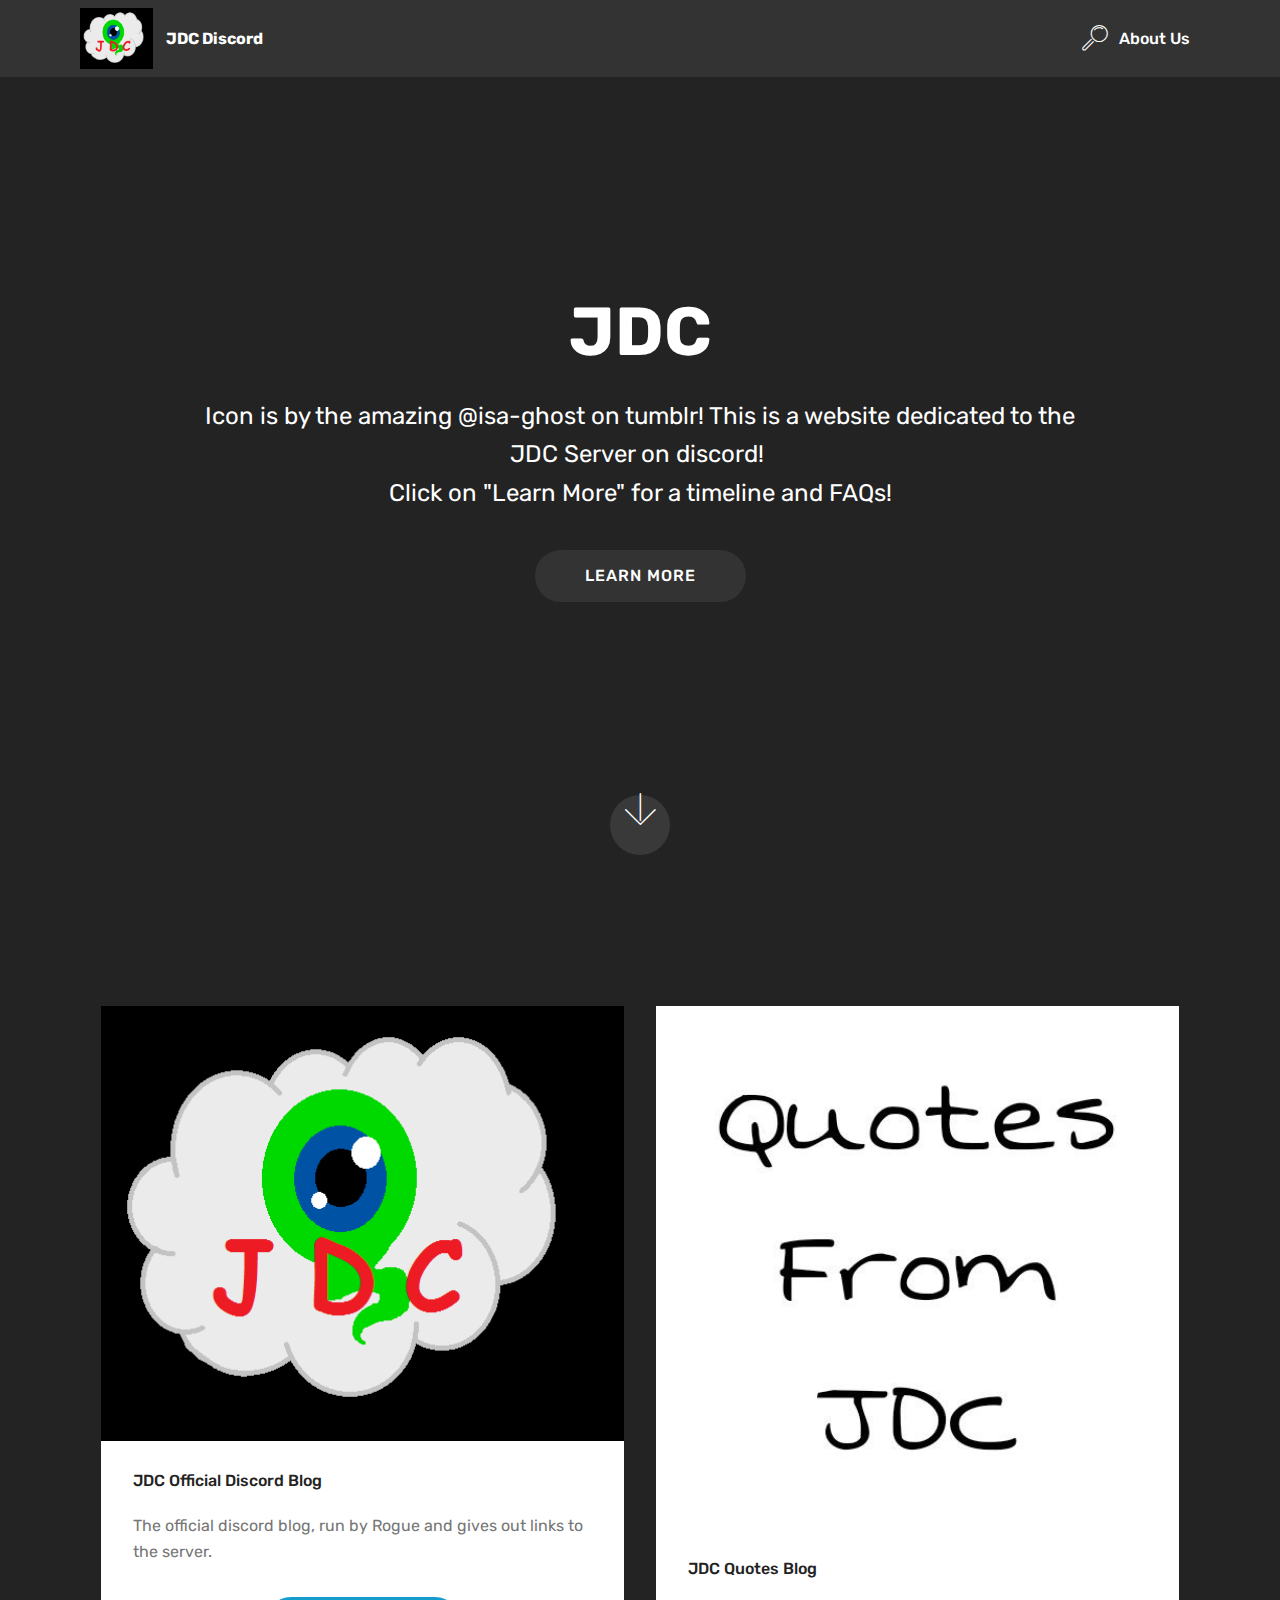
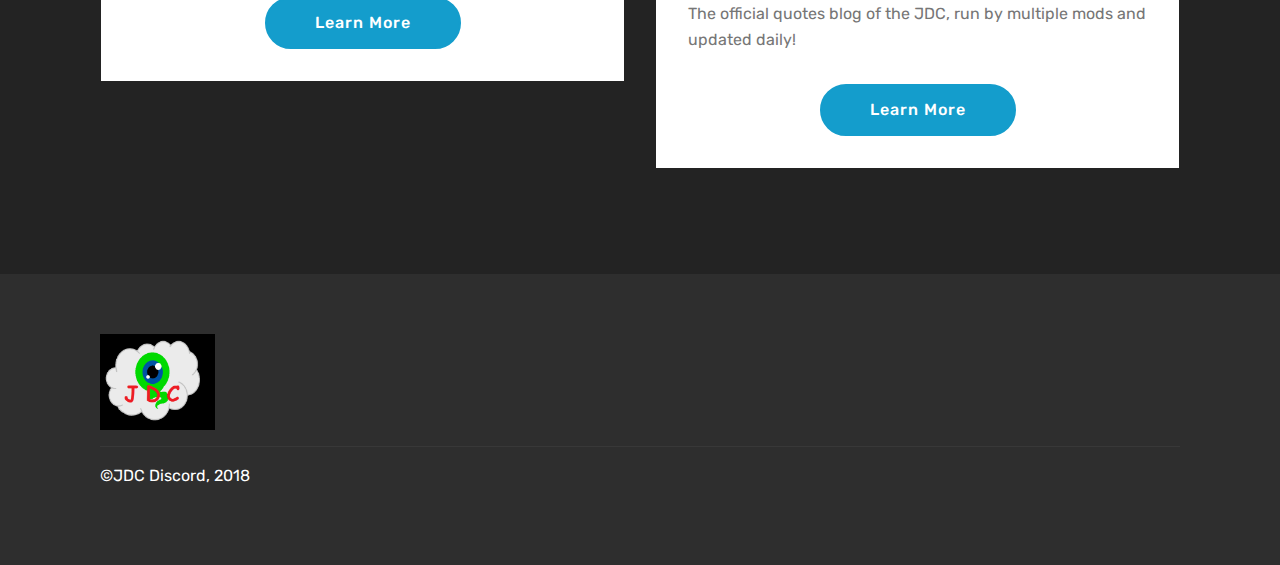
<file: index.html>
<!DOCTYPE html>
<html >
<head>
  <!-- Site made with Mobirise Website Builder v4.8.6, https://mobirise.com -->
  <meta charset="UTF-8">
  <meta http-equiv="X-UA-Compatible" content="IE=edge">
  <meta name="generator" content="Mobirise v4.8.6, mobirise.com">
  <meta name="viewport" content="width=device-width, initial-scale=1, minimum-scale=1">
  <link rel="shortcut icon" href="assets/images/jdc-icon-122x102.png" type="image/x-icon">
  <meta name="description" content="">
  <title>Home</title>
  <link rel="stylesheet" href="assets/web/assets/mobirise-icons/mobirise-icons.css">
  <link rel="stylesheet" href="assets/tether/tether.min.css">
  <link rel="stylesheet" href="assets/bootstrap/css/bootstrap.min.css">
  <link rel="stylesheet" href="assets/bootstrap/css/bootstrap-grid.min.css">
  <link rel="stylesheet" href="assets/bootstrap/css/bootstrap-reboot.min.css">
  <link rel="stylesheet" href="assets/dropdown/css/style.css">
  <link rel="stylesheet" href="assets/socicon/css/styles.css">
  <link rel="stylesheet" href="assets/theme/css/style.css">
  <link rel="stylesheet" href="assets/mobirise/css/mbr-additional.css" type="text/css">
  
  
  
</head>
<body>
  <section class="menu cid-r8M1WXfo52" once="menu" id="menu1-4">

    

    <nav class="navbar navbar-expand beta-menu navbar-dropdown align-items-center navbar-fixed-top navbar-toggleable-sm">
        <button class="navbar-toggler navbar-toggler-right" type="button" data-toggle="collapse" data-target="#navbarSupportedContent" aria-controls="navbarSupportedContent" aria-expanded="false" aria-label="Toggle navigation">
            <div class="hamburger">
                <span></span>
                <span></span>
                <span></span>
                <span></span>
            </div>
        </button>
        <div class="menu-logo">
            <div class="navbar-brand">
                <span class="navbar-logo">
                    <a href="https://mobirise.co">
                         <img src="assets/images/jdc-icon-122x102.png" alt="Mobirise" title="" style="height: 3.8rem;">
                    </a>
                </span>
                <span class="navbar-caption-wrap"><a class="navbar-caption text-white display-4" href="https://mobirise.co">
                        JDC Discord</a></span>
            </div>
        </div>
        <div class="collapse navbar-collapse" id="navbarSupportedContent">
            <ul class="navbar-nav nav-dropdown nav-right" data-app-modern-menu="true"><li class="nav-item">
                    <a class="nav-link link text-white display-4" href="https://mobirise.co"><span class="mbri-search mbr-iconfont mbr-iconfont-btn"></span>
                        
                        About Us
                    </a>
                </li></ul>
            
        </div>
    </nav>
</section>

<section class="engine"><a href="https://mobirise.info/c">website builder</a></section><section class="cid-r8M2fXYWZL mbr-fullscreen" id="header2-5">

    

    

    <div class="container align-center">
        <div class="row justify-content-md-center">
            <div class="mbr-white col-md-10">
                <h1 class="mbr-section-title mbr-bold pb-3 mbr-fonts-style display-1">
                    JDC</h1>
                
                <p class="mbr-text pb-3 mbr-fonts-style display-5">Icon is by the amazing @isa-ghost on tumblr! This is a website dedicated to the JDC Server on discord!&nbsp;<br>Click on "Learn More" for a timeline and FAQs!</p>
                <div class="mbr-section-btn"><a class="btn btn-md btn-black display-4" href="Aboutus.html">LEARN MORE</a></div>
            </div>
        </div>
    </div>
    <div class="mbr-arrow hidden-sm-down" aria-hidden="true">
        <a href="#next">
            <i class="mbri-down mbr-iconfont"></i>
        </a>
    </div>
</section>

<section class="features3 cid-r8M2ktkvHH" id="features3-6">

    

    
    <div class="container">
        <div class="media-container-row">
            <div class="card p-3 col-12 col-md-6">
                <div class="card-wrapper">
                    <div class="card-img">
                        <img src="assets/images/jdc-icon-520x433.png" alt="Mobirise" title="">
                    </div>
                    <div class="card-box">
                        <h4 class="card-title mbr-fonts-style display-7">
                            JDC Official Discord Blog</h4>
                        <p class="mbr-text mbr-fonts-style display-7">The official discord blog, run by Rogue and gives out links to the server.</p>
                    </div>
                    <div class="mbr-section-btn text-center"><a href="https://jdc-discord.tumblr.com/" class="btn btn-primary display-4">
                            Learn More
                        </a></div>
                </div>
            </div>

            <div class="card p-3 col-12 col-md-6">
                <div class="card-wrapper">
                    <div class="card-img">
                        <img src="assets/images/quotesfromjdc-500x500.jpg" alt="Mobirise" title="">
                    </div>
                    <div class="card-box">
                        <h4 class="card-title mbr-fonts-style display-7">
                            JDC Quotes Blog</h4>
                        <p class="mbr-text mbr-fonts-style display-7">
                            The official quotes blog of the JDC, run by multiple mods and updated daily!</p>
                    </div>
                    <div class="mbr-section-btn text-center"><a href="https://quotes-from-jdc.tumblr.com/?ref_url=https://quotes-from-jdc.tumblr.com/post/177993062332/jdc-discord-heh/embed" class="btn btn-primary display-4">
                            Learn More
                        </a></div>
                </div>
            </div>

            

            
        </div>
    </div>
</section>

<section class="cid-r8MbPobTfG" id="footer1-c">

    

    

    <div class="container">
        <div class="media-container-row content text-white">
            <div class="col-12 col-md-3">
                <div class="media-wrap">
                    <a href="https://mobirise.co/">
                        <img src="assets/images/jdc-icon-192x160.png" alt="Mobirise" title="">
                    </a>
                </div>
            </div>
            <div class="col-12 col-md-3 mbr-fonts-style display-7">
                <h5 class="pb-3"></h5>
                <p class="mbr-text"></p>
            </div>
            <div class="col-12 col-md-3 mbr-fonts-style display-7">
                <h5 class="pb-3"></h5>
                <p class="mbr-text"></p>
            </div>
            <div class="col-12 col-md-3 mbr-fonts-style display-7">
                <h5 class="pb-3"></h5>
                <p class="mbr-text"></p>
            </div>
        </div>
        <div class="footer-lower">
            <div class="media-container-row">
                <div class="col-sm-12">
                    <hr>
                </div>
            </div>
            <div class="media-container-row mbr-white">
                <div class="col-sm-6 copyright">
                    <p class="mbr-text mbr-fonts-style display-7">©JDC Discord, 2018</p>
                </div>
                <div class="col-md-6">
                    
                </div>
            </div>
        </div>
    </div>
</section>


  <script src="assets/web/assets/jquery/jquery.min.js"></script>
  <script src="assets/popper/popper.min.js"></script>
  <script src="assets/tether/tether.min.js"></script>
  <script src="assets/bootstrap/js/bootstrap.min.js"></script>
  <script src="assets/smoothscroll/smooth-scroll.js"></script>
  <script src="assets/dropdown/js/script.min.js"></script>
  <script src="assets/touchswipe/jquery.touch-swipe.min.js"></script>
  <script src="assets/theme/js/script.js"></script>
  
  
</body>
</html>
</file>
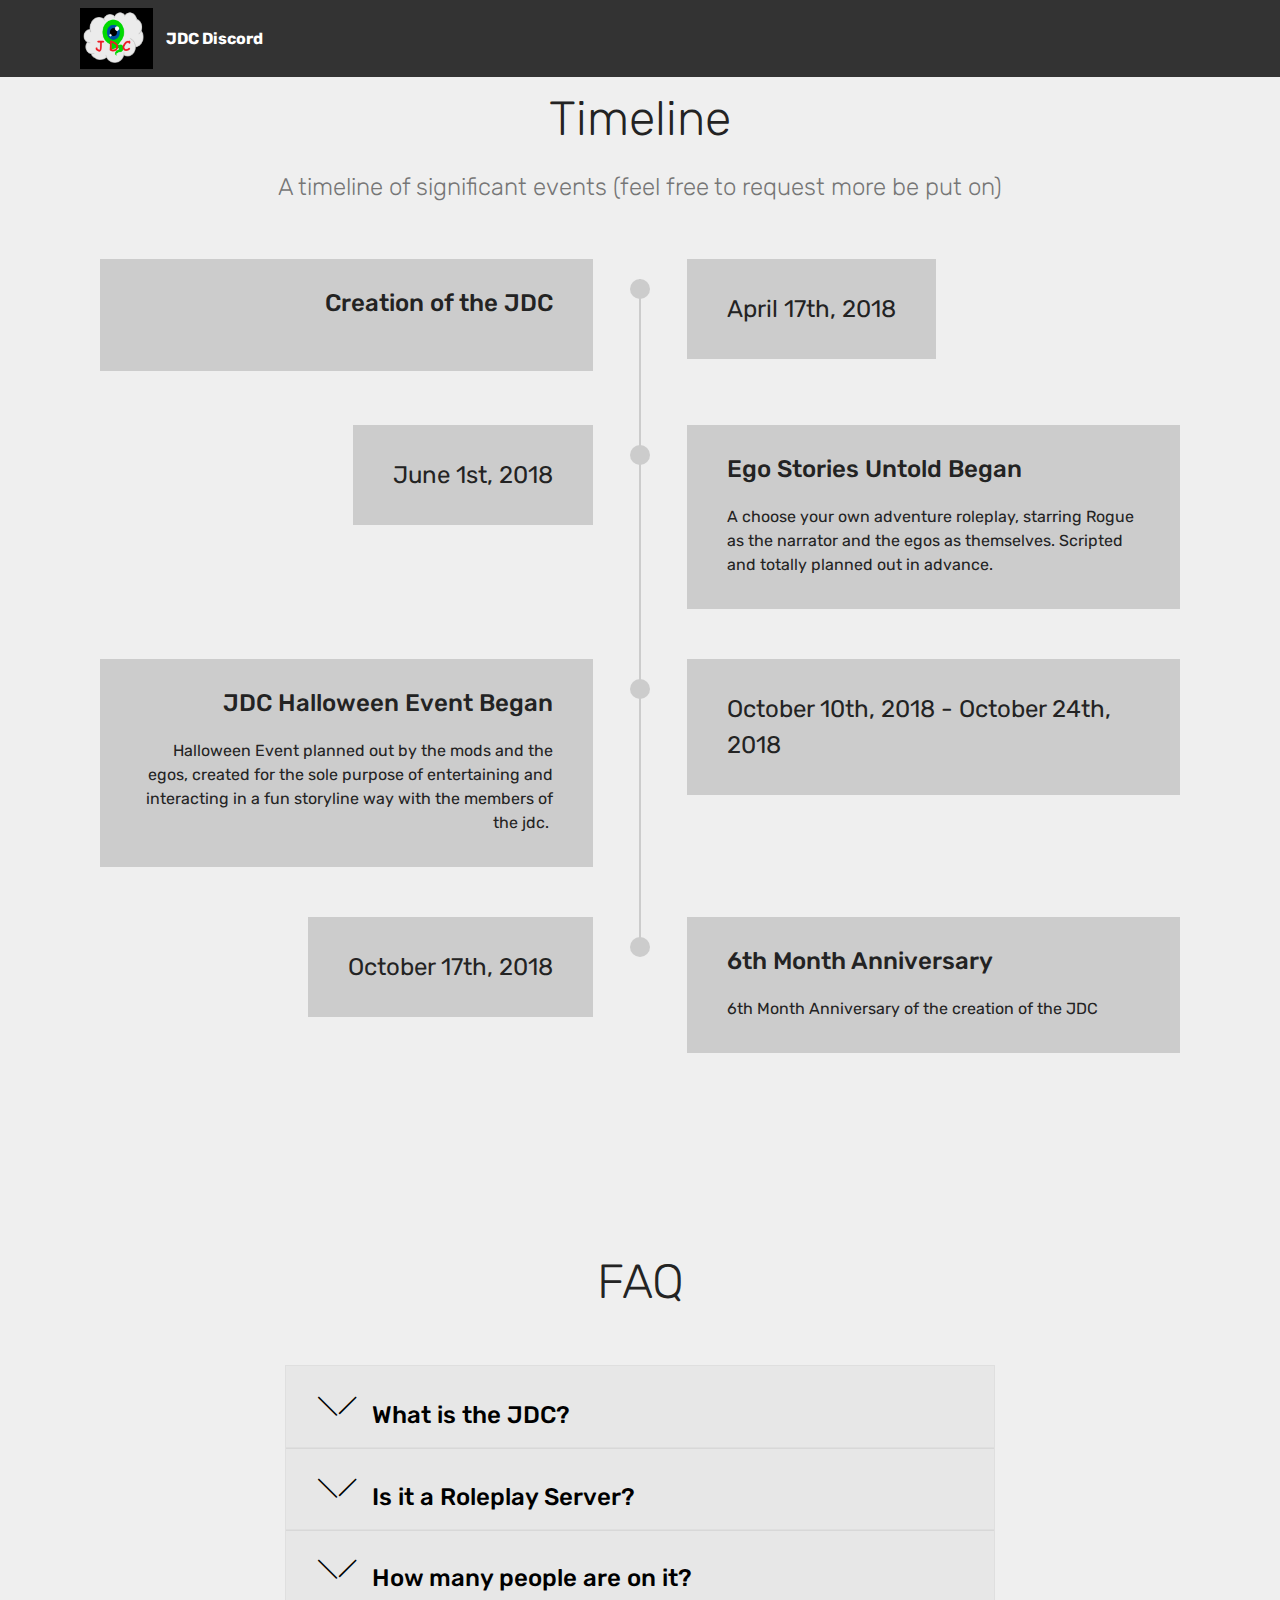
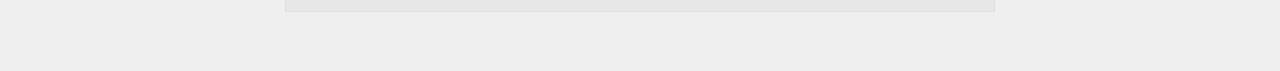
<file: Aboutus.html>
<!DOCTYPE html>
<html >
<head>
  <!-- Site made with Mobirise Website Builder v4.8.6, https://mobirise.com -->
  <meta charset="UTF-8">
  <meta http-equiv="X-UA-Compatible" content="IE=edge">
  <meta name="generator" content="Mobirise v4.8.6, mobirise.com">
  <meta name="viewport" content="width=device-width, initial-scale=1, minimum-scale=1">
  <link rel="shortcut icon" href="assets/images/jdc-icon-122x102.png" type="image/x-icon">
  <meta name="description" content="Site Builder Description">
  <title>About Us</title>
  <link rel="stylesheet" href="assets/web/assets/mobirise-icons/mobirise-icons.css">
  <link rel="stylesheet" href="assets/tether/tether.min.css">
  <link rel="stylesheet" href="assets/bootstrap/css/bootstrap.min.css">
  <link rel="stylesheet" href="assets/bootstrap/css/bootstrap-grid.min.css">
  <link rel="stylesheet" href="assets/bootstrap/css/bootstrap-reboot.min.css">
  <link rel="stylesheet" href="assets/dropdown/css/style.css">
  <link rel="stylesheet" href="assets/theme/css/style.css">
  <link rel="stylesheet" href="assets/mobirise/css/mbr-additional.css" type="text/css">
  
  
  
</head>
<body>
  <section class="menu cid-r8M1WXfo52" once="menu" id="menu1-9">

    

    <nav class="navbar navbar-expand beta-menu navbar-dropdown align-items-center navbar-fixed-top navbar-toggleable-sm">
        <button class="navbar-toggler navbar-toggler-right" type="button" data-toggle="collapse" data-target="#navbarSupportedContent" aria-controls="navbarSupportedContent" aria-expanded="false" aria-label="Toggle navigation">
            <div class="hamburger">
                <span></span>
                <span></span>
                <span></span>
                <span></span>
            </div>
        </button>
        <div class="menu-logo">
            <div class="navbar-brand">
                <span class="navbar-logo">
                    <a href="https://mobirise.co">
                         <img src="assets/images/jdc-icon-122x102.png" alt="Mobirise" title="" style="height: 3.8rem;">
                    </a>
                </span>
                <span class="navbar-caption-wrap"><a class="navbar-caption text-white display-4" href="https://mobirise.co">
                        JDC Discord</a></span>
            </div>
        </div>
        <div class="collapse navbar-collapse" id="navbarSupportedContent">
            
            
        </div>
    </nav>
</section>

<section class="engine"><a href="https://mobirise.info/j">website templates</a></section><section class="timeline1 cid-r8M49bVhuM" id="timeline1-b">

    

    

    <div class="container align-center">
        <h2 class="mbr-section-title pb-3 mbr-fonts-style display-2">
            Timeline
        </h2>
        <h3 class="mbr-section-subtitle pb-5 mbr-fonts-style display-5">A timeline of significant events (feel free to request more be put on)</h3>

        <div class="container timelines-container" mbri-timelines="">
            <div class="row timeline-element reverse separline">      
                 <div class="timeline-date-panel col-xs-12 col-md-6  align-left">         
                    <div class="time-line-date-content">
                        <p class="mbr-timeline-date mbr-fonts-style display-5">April 17th, 2018</p>
                    </div>
                </div>
           <span class="iconBackground"></span>
            <div class="col-xs-12 col-md-6 align-right">
                <div class="timeline-text-content">
                    <h4 class="mbr-timeline-title pb-3 mbr-fonts-style display-5">
                        Creation of the JDC</h4>
                    <p class="mbr-timeline-text mbr-fonts-style display-7"></p>
                 </div>
            </div>
            </div>

            <div class="row timeline-element  separline">
                <div class="timeline-date-panel col-xs-12 col-md-6 align-right">
                    <div class="time-line-date-content">
                        <p class="mbr-timeline-date mbr-fonts-style display-5">June 1st, 2018</p>
                    </div>
                </div>
                <span class="iconBackground"></span>
                <div class="col-xs-12 col-md-6 align-left ">
                    <div class="timeline-text-content">
                        <h4 class="mbr-timeline-title pb-3 mbr-fonts-style display-5">Ego Stories Untold Began&nbsp;</h4>
                        <p class="mbr-timeline-text mbr-fonts-style display-7">
                            A choose your own adventure roleplay, starring Rogue as the narrator and the egos as themselves. Scripted and totally planned out in advance.</p>
                    </div>
                </div>
            </div> 


            <div class="row timeline-element reverse separline">
                <div class="timeline-date-panel col-xs-12 col-md-6  align-left">
                    <div class="time-line-date-content">
                        <p class="mbr-timeline-date mbr-fonts-style display-5">October 10th, 2018 - October 24th, 2018</p>
                    </div>
                </div>
                <span class="iconBackground"></span>
                <div class="col-xs-12 col-md-6 align-right">
                    <div class="timeline-text-content">
                        <h4 class="mbr-timeline-title pb-3 mbr-fonts-style display-5">JDC Halloween Event Began</h4>      
                        <p class="mbr-timeline-text mbr-fonts-style display-7">Halloween Event planned out by the mods and the egos, created for the sole purpose of entertaining and interacting in a fun storyline way with the members of the jdc.&nbsp;</p>
                    </div>
                </div>
            </div>

            <div class="row timeline-element ">
                <div class="timeline-date-panel col-xs-12 col-md-6 align-right">
                    <div class="time-line-date-content">
                        <p class="mbr-timeline-date mbr-fonts-style display-5">October 17th, 2018</p>
                    </div>
                </div>
                <span class="iconBackground"></span>
                <div class="col-xs-12 col-md-6 align-left ">
                    <div class="timeline-text-content">
                        <h4 class="mbr-timeline-title pb-3 mbr-fonts-style display-5">
                            6th Month Anniversary</h4>
                        <p class="mbr-timeline-text mbr-fonts-style display-7">6th Month Anniversary of the creation of the JDC</p>
                    </div>
                </div>
            </div>


            


            

            

            

            

            

            

            
        </div>
    </div>
</section>

<section class="accordion1 cid-r8M47AbHV4" id="accordion1-a">

    

    
    <div class="container">
        <div class="media-container-row">
            <div class="col-12 col-md-8">
                <div class="section-head text-center space30">
                    <h2 class="mbr-section-title pb-5 mbr-fonts-style display-2">FAQ
                    </h2>
                </div>
                <div class="clearfix"></div>
                <div id="bootstrap-accordion_10" class="panel-group accordionStyles accordion" role="tablist" aria-multiselectable="true">
                    <div class="card">
                        <div class="card-header" role="tab" id="headingOne">
                            <a role="button" class="panel-title collapsed text-black" data-toggle="collapse" data-core="" href="#collapse1_10" aria-expanded="false" aria-controls="collapse1">
                                <h4 class="mbr-fonts-style display-5">
                                    <span class="sign mbr-iconfont mbri-arrow-down inactive"></span>What is the JDC?</h4>
                            </a>
                        </div>
                        <div id="collapse1_10" class="panel-collapse noScroll collapse " role="tabpanel" aria-labelledby="headingOne" data-parent="#bootstrap-accordion_10">
                            <div class="panel-body p-4">
                                <p class="mbr-fonts-style panel-text display-7">
                                   The JDC is a discord server, filled with wonderful, caring people from multiple communities.</p>
                            </div>
                        </div>
                    </div>
                    <div class="card">
                        <div class="card-header" role="tab" id="headingTwo">
                            <a role="button" class="collapsed panel-title text-black" data-toggle="collapse" data-core="" href="#collapse2_10" aria-expanded="false" aria-controls="collapse2">
                                <h4 class="mbr-fonts-style display-5">
                                    <span class="sign mbr-iconfont mbri-arrow-down inactive"></span>Is it a Roleplay Server?</h4>
                            </a>
                            
                        </div>
                        <div id="collapse2_10" class="panel-collapse noScroll collapse" role="tabpanel" aria-labelledby="headingTwo" data-parent="#bootstrap-accordion_10">
                            <div class="panel-body p-4">
                                <p class="mbr-fonts-style panel-text display-7">
                                   The JDC was made with the intention of bringing Jacksepticeye fans together. It is not a roleplay server, however, one can roleplay with the egos in their fan rooms and participate in ESU with the Y/N role. Feel free to ask more about this!</p>
                            </div>
                        </div>
                    </div>
                    <div class="card">
                        <div class="card-header" role="tab" id="headingThree">
                            <a role="button" class="collapsed text-black panel-title" data-toggle="collapse" data-core="" href="#collapse3_10" aria-expanded="false" aria-controls="collapse3">
                                <h4 class="mbr-fonts-style display-5">
                                    <span class="sign mbr-iconfont mbri-arrow-down inactive"></span>How many people are on it?</h4>
                            </a>
                        </div>
                        <div id="collapse3_10" class="panel-collapse noScroll collapse" role="tabpanel" aria-labelledby="headingThree" data-parent="#bootstrap-accordion_10">
                            <div class="panel-body p-4">
                                <p class="mbr-fonts-style panel-text display-7">There are about 300 people on the server currently, but not all are active.&nbsp;</p>
                            </div>
                        </div>
                    </div>
                    
                    
                    
                </div>
            </div>
        </div>
    </div>
</section>


  <script src="assets/web/assets/jquery/jquery.min.js"></script>
  <script src="assets/popper/popper.min.js"></script>
  <script src="assets/tether/tether.min.js"></script>
  <script src="assets/bootstrap/js/bootstrap.min.js"></script>
  <script src="assets/smoothscroll/smooth-scroll.js"></script>
  <script src="assets/dropdown/js/script.min.js"></script>
  <script src="assets/touchswipe/jquery.touch-swipe.min.js"></script>
  <script src="assets/mbr-switch-arrow/mbr-switch-arrow.js"></script>
  <script src="assets/theme/js/script.js"></script>
  
  
</body>
</html>
</file>
<file: assets/web/assets/mobirise-icons/mobirise-icons.css>
@font-face {
  font-family: 'MobiriseIcons';
  src:  url('mobirise-icons.eot?spat4u');
  src:  url('mobirise-icons.eot?spat4u#iefix') format('embedded-opentype'),
    url('mobirise-icons.ttf?spat4u') format('truetype'),
    url('mobirise-icons.woff?spat4u') format('woff'),
    url('mobirise-icons.svg?spat4u#MobiriseIcons') format('svg');
  font-weight: normal;
  font-style: normal;
}

[class^="mbri-"], [class*=" mbri-"] {
  /* use !important to prevent issues with browser extensions that change fonts */
  font-family: MobiriseIcons !important;
  speak: none;
  font-style: normal;
  font-weight: normal;
  font-variant: normal;
  text-transform: none;
  line-height: 1;

  /* Better Font Rendering =========== */
  -webkit-font-smoothing: antialiased;
  -moz-osx-font-smoothing: grayscale;
}

.mbri-add-submenu:before {
  content: "\e900";
}
.mbri-alert:before {
  content: "\e901";
}
.mbri-align-center:before {
  content: "\e902";
}
.mbri-align-justify:before {
  content: "\e903";
}
.mbri-align-left:before {
  content: "\e904";
}
.mbri-align-right:before {
  content: "\e905";
}
.mbri-android:before {
  content: "\e906";
}
.mbri-apple:before {
  content: "\e907";
}
.mbri-arrow-down:before {
  content: "\e908";
}
.mbri-arrow-next:before {
  content: "\e909";
}
.mbri-arrow-prev:before {
  content: "\e90a";
}
.mbri-arrow-up:before {
  content: "\e90b";
}
.mbri-bold:before {
  content: "\e90c";
}
.mbri-bookmark:before {
  content: "\e90d";
}
.mbri-bootstrap:before {
  content: "\e90e";
}
.mbri-briefcase:before {
  content: "\e90f";
}
.mbri-browse:before {
  content: "\e910";
}
.mbri-bulleted-list:before {
  content: "\e911";
}
.mbri-calendar:before {
  content: "\e912";
}
.mbri-camera:before {
  content: "\e913";
}
.mbri-cart-add:before {
  content: "\e914";
}
.mbri-cart-full:before {
  content: "\e915";
}
.mbri-cash:before {
  content: "\e916";
}
.mbri-change-style:before {
  content: "\e917";
}
.mbri-chat:before {
  content: "\e918";
}
.mbri-clock:before {
  content: "\e919";
}
.mbri-close:before {
  content: "\e91a";
}
.mbri-cloud:before {
  content: "\e91b";
}
.mbri-code:before {
  content: "\e91c";
}
.mbri-contact-form:before {
  content: "\e91d";
}
.mbri-credit-card:before {
  content: "\e91e";
}
.mbri-cursor-click:before {
  content: "\e91f";
}
.mbri-cust-feedback:before {
  content: "\e920";
}
.mbri-database:before {
  content: "\e921";
}
.mbri-delivery:before {
  content: "\e922";
}
.mbri-desktop:before {
  content: "\e923";
}
.mbri-devices:before {
  content: "\e924";
}
.mbri-down:before {
  content: "\e925";
}
.mbri-download:before {
  content: "\e989";
}
.mbri-drag-n-drop:before {
  content: "\e927";
}
.mbri-drag-n-drop2:before {
  content: "\e928";
}
.mbri-edit:before {
  content: "\e929";
}
.mbri-edit2:before {
  content: "\e92a";
}
.mbri-error:before {
  content: "\e92b";
}
.mbri-extension:before {
  content: "\e92c";
}
.mbri-features:before {
  content: "\e92d";
}
.mbri-file:before {
  content: "\e92e";
}
.mbri-flag:before {
  content: "\e92f";
}
.mbri-folder:before {
  content: "\e930";
}
.mbri-gift:before {
  content: "\e931";
}
.mbri-github:before {
  content: "\e932";
}
.mbri-globe:before {
  content: "\e933";
}
.mbri-globe-2:before {
  content: "\e934";
}
.mbri-growing-chart:before {
  content: "\e935";
}
.mbri-hearth:before {
  content: "\e936";
}
.mbri-help:before {
  content: "\e937";
}
.mbri-home:before {
  content: "\e938";
}
.mbri-hot-cup:before {
  content: "\e939";
}
.mbri-idea:before {
  content: "\e93a";
}
.mbri-image-gallery:before {
  content: "\e93b";
}
.mbri-image-slider:before {
  content: "\e93c";
}
.mbri-info:before {
  content: "\e93d";
}
.mbri-italic:before {
  content: "\e93e";
}
.mbri-key:before {
  content: "\e93f";
}
.mbri-laptop:before {
  content: "\e940";
}
.mbri-layers:before {
  content: "\e941";
}
.mbri-left-right:before {
  content: "\e942";
}
.mbri-left:before {
  content: "\e943";
}
.mbri-letter:before {
  content: "\e944";
}
.mbri-like:before {
  content: "\e945";
}
.mbri-link:before {
  content: "\e946";
}
.mbri-lock:before {
  content: "\e947";
}
.mbri-login:before {
  content: "\e948";
}
.mbri-logout:before {
  content: "\e949";
}
.mbri-magic-stick:before {
  content: "\e94a";
}
.mbri-map-pin:before {
  content: "\e94b";
}
.mbri-menu:before {
  content: "\e94c";
}
.mbri-mobile:before {
  content: "\e94d";
}
.mbri-mobile2:before {
  content: "\e94e";
}
.mbri-mobirise:before {
  content: "\e94f";
}
.mbri-more-horizontal:before {
  content: "\e950";
}
.mbri-more-vertical:before {
  content: "\e951";
}
.mbri-music:before {
  content: "\e952";
}
.mbri-new-file:before {
  content: "\e953";
}
.mbri-numbered-list:before {
  content: "\e954";
}
.mbri-opened-folder:before {
  content: "\e955";
}
.mbri-pages:before {
  content: "\e956";
}
.mbri-paper-plane:before {
  content: "\e957";
}
.mbri-paperclip:before {
  content: "\e958";
}
.mbri-photo:before {
  content: "\e959";
}
.mbri-photos:before {
  content: "\e95a";
}
.mbri-pin:before {
  content: "\e95b";
}
.mbri-play:before {
  content: "\e95c";
}
.mbri-plus:before {
  content: "\e95d";
}
.mbri-preview:before {
  content: "\e95e";
}
.mbri-print:before {
  content: "\e95f";
}
.mbri-protect:before {
  content: "\e960";
}
.mbri-question:before {
  content: "\e961";
}
.mbri-quote-left:before {
  content: "\e962";
}
.mbri-quote-right:before {
  content: "\e963";
}
.mbri-refresh:before {
  content: "\e964";
}
.mbri-responsive:before {
  content: "\e965";
}
.mbri-right:before {
  content: "\e966";
}
.mbri-rocket:before {
  content: "\e967";
}
.mbri-sad-face:before {
  content: "\e968";
}
.mbri-sale:before {
  content: "\e969";
}
.mbri-save:before {
  content: "\e96a";
}
.mbri-search:before {
  content: "\e96b";
}
.mbri-setting:before {
  content: "\e96c";
}
.mbri-setting2:before {
  content: "\e96d";
}
.mbri-setting3:before {
  content: "\e96e";
}
.mbri-share:before {
  content: "\e96f";
}
.mbri-shopping-bag:before {
  content: "\e970";
}
.mbri-shopping-basket:before {
  content: "\e971";
}
.mbri-shopping-cart:before {
  content: "\e972";
}
.mbri-sites:before {
  content: "\e973";
}
.mbri-smile-face:before {
  content: "\e974";
}
.mbri-speed:before {
  content: "\e975";
}
.mbri-star:before {
  content: "\e976";
}
.mbri-success:before {
  content: "\e977";
}
.mbri-sun:before {
  content: "\e978";
}
.mbri-sun2:before {
  content: "\e979";
}
.mbri-tablet:before {
  content: "\e97a";
}
.mbri-tablet-vertical:before {
  content: "\e97b";
}
.mbri-target:before {
  content: "\e97c";
}
.mbri-timer:before {
  content: "\e97d";
}
.mbri-to-ftp:before {
  content: "\e97e";
}
.mbri-to-local-drive:before {
  content: "\e97f";
}
.mbri-touch-swipe:before {
  content: "\e980";
}
.mbri-touch:before {
  content: "\e981";
}
.mbri-trash:before {
  content: "\e982";
}
.mbri-underline:before {
  content: "\e983";
}
.mbri-unlink:before {
  content: "\e984";
}
.mbri-unlock:before {
  content: "\e985";
}
.mbri-up-down:before {
  content: "\e986";
}
.mbri-up:before {
  content: "\e987";
}
.mbri-update:before {
  content: "\e988";
}
.mbri-upload:before {
 content: "\e926"; 
}
.mbri-user:before {
  content: "\e98a";
}
.mbri-user2:before {
  content: "\e98b";
}
.mbri-users:before {
  content: "\e98c";
}
.mbri-video:before {
  content: "\e98d";
}
.mbri-video-play:before {
  content: "\e98e";
}
.mbri-watch:before {
  content: "\e98f";
}
.mbri-website-theme:before {
  content: "\e990";
}
.mbri-wifi:before {
  content: "\e991";
}
.mbri-windows:before {
  content: "\e992";
}
.mbri-zoom-out:before {
  content: "\e993";
}
.mbri-redo:before {
  content: "\e994";
}
.mbri-undo:before {
  content: "\e995";
}
</file>
<file: assets/dropdown/css/style.css>
.navbar-dropdown {
  left: 0;
  padding: 0;
  position: absolute;
  right: 0;
  top: 0;
  transition: all 0.45s ease;
  z-index: 1030;
  background: #282828; }
  .navbar-dropdown .navbar-logo {
    margin-right: 0.8rem;
    transition: margin 0.3s ease-in-out;
    vertical-align: middle; }
    .navbar-dropdown .navbar-logo img {
      height: 3.125rem;
      transition: all 0.3s ease-in-out; }
    .navbar-dropdown .navbar-logo.mbr-iconfont {
      font-size: 3.125rem;
      line-height: 3.125rem; }
  .navbar-dropdown .navbar-caption {
    font-weight: 700;
    white-space: normal;
    vertical-align: -4px;
    line-height: 3.125rem !important; }
    .navbar-dropdown .navbar-caption, .navbar-dropdown .navbar-caption:hover {
      color: inherit;
      text-decoration: none; }
  .navbar-dropdown .mbr-iconfont + .navbar-caption {
    vertical-align: -1px; }
  .navbar-dropdown.navbar-fixed-top {
    position: fixed; }
  .navbar-dropdown .navbar-brand span {
    vertical-align: -4px; }
  .navbar-dropdown.bg-color.transparent {
    background: none; }
  .navbar-dropdown.navbar-short .navbar-brand {
    padding: 0.625rem 0; }
    .navbar-dropdown.navbar-short .navbar-brand span {
      vertical-align: -1px; }
  .navbar-dropdown.navbar-short .navbar-caption {
    line-height: 2.375rem !important;
    vertical-align: -2px; }
  .navbar-dropdown.navbar-short .navbar-logo {
    margin-right: 0.5rem; }
    .navbar-dropdown.navbar-short .navbar-logo img {
      height: 2.375rem; }
    .navbar-dropdown.navbar-short .navbar-logo.mbr-iconfont {
      font-size: 2.375rem;
      line-height: 2.375rem; }
  .navbar-dropdown.navbar-short .mbr-table-cell {
    height: 3.625rem; }
  .navbar-dropdown .navbar-close {
    left: 0.6875rem;
    position: fixed;
    top: 0.75rem;
    z-index: 1000; }
  .navbar-dropdown .hamburger-icon {
    content: "";
    display: inline-block;
    vertical-align: middle;
    width: 16px;
    -webkit-box-shadow: 0 -6px 0 1px #282828,0 0 0 1px #282828,0 6px 0 1px #282828;
    -moz-box-shadow: 0 -6px 0 1px #282828,0 0 0 1px #282828,0 6px 0 1px #282828;
    box-shadow: 0 -6px 0 1px #282828,0 0 0 1px #282828,0 6px 0 1px #282828; }

.dropdown-menu .dropdown-toggle[data-toggle="dropdown-submenu"]::after {
  border-bottom: 0.35em solid transparent;
  border-left: 0.35em solid;
  border-right: 0;
  border-top: 0.35em solid transparent;
  margin-left: 0.3rem; }

.dropdown-menu .dropdown-item:focus {
  outline: 0; }

.nav-dropdown {
  font-size: 0.75rem;
  font-weight: 500;
  height: auto !important; }
  .nav-dropdown .nav-btn {
    padding-left: 1rem; }
  .nav-dropdown .link {
    margin: .667em 1.667em;
    font-weight: 500;
    padding: 0;
    transition: color .2s ease-in-out; }
    .nav-dropdown .link.dropdown-toggle {
      margin-right: 2.583em; }
      .nav-dropdown .link.dropdown-toggle::after {
        margin-left: .25rem;
        border-top: 0.35em solid;
        border-right: 0.35em solid transparent;
        border-left: 0.35em solid transparent;
        border-bottom: 0; }
      .nav-dropdown .link.dropdown-toggle[aria-expanded="true"] {
        margin: 0;
        padding: 0.667em 3.263em  0.667em 1.667em; }
  .nav-dropdown .link::after,
  .nav-dropdown .dropdown-item::after {
    color: inherit; }
  .nav-dropdown .btn {
    font-size: 0.75rem;
    font-weight: 700;
    letter-spacing: 0;
    margin-bottom: 0;
    padding-left: 1.25rem;
    padding-right: 1.25rem; }
  .nav-dropdown .dropdown-menu {
    border-radius: 0;
    border: 0;
    left: 0;
    margin: 0;
    padding-bottom: 1.25rem;
    padding-top: 1.25rem;
    position: relative; }
  .nav-dropdown .dropdown-submenu {
    margin-left: 0.125rem;
    top: 0; }
  .nav-dropdown .dropdown-item {
    font-weight: 500;
    line-height: 2;
    padding: 0.3846em 4.615em 0.3846em 1.5385em;
    position: relative;
    transition: color .2s ease-in-out, background-color .2s ease-in-out; }
    .nav-dropdown .dropdown-item::after {
      margin-top: -0.3077em;
      position: absolute;
      right: 1.1538em;
      top: 50%; }
    .nav-dropdown .dropdown-item:focus, .nav-dropdown .dropdown-item:hover {
      background: none; }

@media (max-width: 767px) {
  .nav-dropdown.navbar-toggleable-sm {
    bottom: 0;
    display: none;
    left: 0;
    overflow-x: hidden;
    position: fixed;
    top: 0;
    transform: translateX(-100%);
    -ms-transform: translateX(-100%);
    -webkit-transform: translateX(-100%);
    width: 18.75rem;
    z-index: 999; } }
.nav-dropdown.navbar-toggleable-xl {
  bottom: 0;
  display: none;
  left: 0;
  overflow-x: hidden;
  position: fixed;
  top: 0;
  transform: translateX(-100%);
  -ms-transform: translateX(-100%);
  -webkit-transform: translateX(-100%);
  width: 18.75rem;
  z-index: 999; }

.nav-dropdown-sm {
  display: block !important;
  overflow-x: hidden;
  overflow: auto;
  padding-top: 3.875rem; }
  .nav-dropdown-sm::after {
    content: "";
    display: block;
    height: 3rem;
    width: 100%; }
  .nav-dropdown-sm.collapse.in ~ .navbar-close {
    display: block !important; }
  .nav-dropdown-sm.collapsing, .nav-dropdown-sm.collapse.in {
    transform: translateX(0);
    -ms-transform: translateX(0);
    -webkit-transform: translateX(0);
    transition: all 0.25s ease-out;
    -webkit-transition: all 0.25s ease-out;
    background: #282828; }
  .nav-dropdown-sm.collapsing[aria-expanded="false"] {
    transform: translateX(-100%);
    -ms-transform: translateX(-100%);
    -webkit-transform: translateX(-100%); }
  .nav-dropdown-sm .nav-item {
    display: block;
    margin-left: 0 !important;
    padding-left: 0; }
  .nav-dropdown-sm .link,
  .nav-dropdown-sm .dropdown-item {
    border-top: 1px dotted rgba(255, 255, 255, 0.1);
    font-size: 0.8125rem;
    line-height: 1.6;
    margin: 0 !important;
    padding: 0.875rem 2.4rem 0.875rem 1.5625rem !important;
    position: relative;
    white-space: normal; }
    .nav-dropdown-sm .link:focus, .nav-dropdown-sm .link:hover,
    .nav-dropdown-sm .dropdown-item:focus,
    .nav-dropdown-sm .dropdown-item:hover {
      background: rgba(0, 0, 0, 0.2) !important;
      color: #c0a375; }
  .nav-dropdown-sm .nav-btn {
    position: relative;
    padding: 1.5625rem 1.5625rem 0 1.5625rem; }
    .nav-dropdown-sm .nav-btn::before {
      border-top: 1px dotted rgba(255, 255, 255, 0.1);
      content: "";
      left: 0;
      position: absolute;
      top: 0;
      width: 100%; }
    .nav-dropdown-sm .nav-btn + .nav-btn {
      padding-top: 0.625rem; }
      .nav-dropdown-sm .nav-btn + .nav-btn::before {
        display: none; }
  .nav-dropdown-sm .btn {
    padding: 0.625rem 0; }
  .nav-dropdown-sm .dropdown-toggle[data-toggle="dropdown-submenu"]::after {
    margin-left: .25rem;
    border-top: 0.35em solid;
    border-right: 0.35em solid transparent;
    border-left: 0.35em solid transparent;
    border-bottom: 0; }
  .nav-dropdown-sm .dropdown-toggle[data-toggle="dropdown-submenu"][aria-expanded="true"]::after {
    border-top: 0;
    border-right: 0.35em solid transparent;
    border-left: 0.35em solid transparent;
    border-bottom: 0.35em solid; }
  .nav-dropdown-sm .dropdown-menu {
    margin: 0;
    padding: 0;
    position: relative;
    top: 0;
    left: 0;
    width: 100%;
    border: 0;
    float: none;
    border-radius: 0;
    background: none; }
  .nav-dropdown-sm .dropdown-submenu {
    left: 100%;
    margin-left: 0.125rem;
    margin-top: -1.25rem;
    top: 0; }

.navbar-toggleable-sm .nav-dropdown .dropdown-menu {
  position: absolute; }

.navbar-toggleable-sm .nav-dropdown .dropdown-submenu {
  left: 100%;
  margin-left: 0.125rem;
  margin-top: -1.25rem;
  top: 0; }

.navbar-toggleable-sm.opened .nav-dropdown .dropdown-menu {
  position: relative; }

.navbar-toggleable-sm.opened .nav-dropdown .dropdown-submenu {
  left: 0;
  margin-left: 00rem;
  margin-top: 0rem;
  top: 0; }

.is-builder .nav-dropdown.collapsing {
  transition: none !important; }

/*# sourceMappingURL=style.css.map */
</file>
<file: assets/socicon/css/styles.css>
@charset "UTF-8";

@font-face {
  font-family: "socicon";
  src:url("../fonts/socicon.eot");
  src:url("../fonts/socicon.eot?#iefix") format("embedded-opentype"),
    url("../fonts/socicon.woff") format("woff"),
    url("../fonts/socicon.ttf") format("truetype"),
    url("../fonts/socicon.svg#socicon") format("svg");
  font-weight: normal;
  font-style: normal;

}

[data-icon]:before {
  font-family: "socicon" !important;
  content: attr(data-icon);
  font-style: normal !important;
  font-weight: normal !important;
  font-variant: normal !important;
  text-transform: none !important;
  speak: none;
  line-height: 1;
  -webkit-font-smoothing: antialiased;
  -moz-osx-font-smoothing: grayscale;
}

[class^="socicon-"]:before,
[class*=" socicon-"]:before {
  font-family: "socicon" !important;
  font-style: normal !important;
  font-weight: normal !important;
  font-variant: normal !important;
  text-transform: none !important;
  speak: none;
  line-height: 1;
  -webkit-font-smoothing: antialiased;
  -moz-osx-font-smoothing: grayscale;
}

.socicon-modelmayhem:before {
  content: "\e000";
}
.socicon-mixcloud:before {
  content: "\e001";
}
.socicon-drupal:before {
  content: "\e002";
}
.socicon-swarm:before {
  content: "\e003";
}
.socicon-istock:before {
  content: "\e004";
}
.socicon-yammer:before {
  content: "\e005";
}
.socicon-ello:before {
  content: "\e006";
}
.socicon-stackoverflow:before {
  content: "\e007";
}
.socicon-persona:before {
  content: "\e008";
}
.socicon-triplej:before {
  content: "\e009";
}
.socicon-houzz:before {
  content: "\e00a";
}
.socicon-rss:before {
  content: "\e00b";
}
.socicon-paypal:before {
  content: "\e00c";
}
.socicon-odnoklassniki:before {
  content: "\e00d";
}
.socicon-airbnb:before {
  content: "\e00e";
}
.socicon-periscope:before {
  content: "\e00f";
}
.socicon-outlook:before {
  content: "\e010";
}
.socicon-coderwall:before {
  content: "\e011";
}
.socicon-tripadvisor:before {
  content: "\e012";
}
.socicon-appnet:before {
  content: "\e013";
}
.socicon-goodreads:before {
  content: "\e014";
}
.socicon-tripit:before {
  content: "\e015";
}
.socicon-lanyrd:before {
  content: "\e016";
}
.socicon-slideshare:before {
  content: "\e017";
}
.socicon-buffer:before {
  content: "\e018";
}
.socicon-disqus:before {
  content: "\e019";
}
.socicon-vkontakte:before {
  content: "\e01a";
}
.socicon-whatsapp:before {
  content: "\e01b";
}
.socicon-patreon:before {
  content: "\e01c";
}
.socicon-storehouse:before {
  content: "\e01d";
}
.socicon-pocket:before {
  content: "\e01e";
}
.socicon-mail:before {
  content: "\e01f";
}
.socicon-blogger:before {
  content: "\e020";
}
.socicon-technorati:before {
  content: "\e021";
}
.socicon-reddit:before {
  content: "\e022";
}
.socicon-dribbble:before {
  content: "\e023";
}
.socicon-stumbleupon:before {
  content: "\e024";
}
.socicon-digg:before {
  content: "\e025";
}
.socicon-envato:before {
  content: "\e026";
}
.socicon-behance:before {
  content: "\e027";
}
.socicon-delicious:before {
  content: "\e028";
}
.socicon-deviantart:before {
  content: "\e029";
}
.socicon-forrst:before {
  content: "\e02a";
}
.socicon-play:before {
  content: "\e02b";
}
.socicon-zerply:before {
  content: "\e02c";
}
.socicon-wikipedia:before {
  content: "\e02d";
}
.socicon-apple:before {
  content: "\e02e";
}
.socicon-flattr:before {
  content: "\e02f";
}
.socicon-github:before {
  content: "\e030";
}
.socicon-renren:before {
  content: "\e031";
}
.socicon-friendfeed:before {
  content: "\e032";
}
.socicon-newsvine:before {
  content: "\e033";
}
.socicon-identica:before {
  content: "\e034";
}
.socicon-bebo:before {
  content: "\e035";
}
.socicon-zynga:before {
  content: "\e036";
}
.socicon-steam:before {
  content: "\e037";
}
.socicon-xbox:before {
  content: "\e038";
}
.socicon-windows:before {
  content: "\e039";
}
.socicon-qq:before {
  content: "\e03a";
}
.socicon-douban:before {
  content: "\e03b";
}
.socicon-meetup:before {
  content: "\e03c";
}
.socicon-playstation:before {
  content: "\e03d";
}
.socicon-android:before {
  content: "\e03e";
}
.socicon-snapchat:before {
  content: "\e03f";
}
.socicon-twitter:before {
  content: "\e040";
}
.socicon-facebook:before {
  content: "\e041";
}
.socicon-googleplus:before {
  content: "\e042";
}
.socicon-pinterest:before {
  content: "\e043";
}
.socicon-foursquare:before {
  content: "\e044";
}
.socicon-yahoo:before {
  content: "\e045";
}
.socicon-skype:before {
  content: "\e046";
}
.socicon-yelp:before {
  content: "\e047";
}
.socicon-feedburner:before {
  content: "\e048";
}
.socicon-linkedin:before {
  content: "\e049";
}
.socicon-viadeo:before {
  content: "\e04a";
}
.socicon-xing:before {
  content: "\e04b";
}
.socicon-myspace:before {
  content: "\e04c";
}
.socicon-soundcloud:before {
  content: "\e04d";
}
.socicon-spotify:before {
  content: "\e04e";
}
.socicon-grooveshark:before {
  content: "\e04f";
}
.socicon-lastfm:before {
  content: "\e050";
}
.socicon-youtube:before {
  content: "\e051";
}
.socicon-vimeo:before {
  content: "\e052";
}
.socicon-dailymotion:before {
  content: "\e053";
}
.socicon-vine:before {
  content: "\e054";
}
.socicon-flickr:before {
  content: "\e055";
}
.socicon-500px:before {
  content: "\e056";
}
.socicon-wordpress:before {
  content: "\e058";
}
.socicon-tumblr:before {
  content: "\e059";
}
.socicon-twitch:before {
  content: "\e05a";
}
.socicon-8tracks:before {
  content: "\e05b";
}
.socicon-amazon:before {
  content: "\e05c";
}
.socicon-icq:before {
  content: "\e05d";
}
.socicon-smugmug:before {
  content: "\e05e";
}
.socicon-ravelry:before {
  content: "\e05f";
}
.socicon-weibo:before {
  content: "\e060";
}
.socicon-baidu:before {
  content: "\e061";
}
.socicon-angellist:before {
  content: "\e062";
}
.socicon-ebay:before {
  content: "\e063";
}
.socicon-imdb:before {
  content: "\e064";
}
.socicon-stayfriends:before {
  content: "\e065";
}
.socicon-residentadvisor:before {
  content: "\e066";
}
.socicon-google:before {
  content: "\e067";
}
.socicon-yandex:before {
  content: "\e068";
}
.socicon-sharethis:before {
  content: "\e069";
}
.socicon-bandcamp:before {
  content: "\e06a";
}
.socicon-itunes:before {
  content: "\e06b";
}
.socicon-deezer:before {
  content: "\e06c";
}
.socicon-telegram:before {
  content: "\e06e";
}
.socicon-openid:before {
  content: "\e06f";
}
.socicon-amplement:before {
  content: "\e070";
}
.socicon-viber:before {
  content: "\e071";
}
.socicon-zomato:before {
  content: "\e072";
}
.socicon-draugiem:before {
  content: "\e074";
}
.socicon-endomodo:before {
  content: "\e075";
}
.socicon-filmweb:before {
  content: "\e076";
}
.socicon-stackexchange:before {
  content: "\e077";
}
.socicon-wykop:before {
  content: "\e078";
}
.socicon-teamspeak:before {
  content: "\e079";
}
.socicon-teamviewer:before {
  content: "\e07a";
}
.socicon-ventrilo:before {
  content: "\e07b";
}
.socicon-younow:before {
  content: "\e07c";
}
.socicon-raidcall:before {
  content: "\e07d";
}
.socicon-mumble:before {
  content: "\e07e";
}
.socicon-medium:before {
  content: "\e06d";
}
.socicon-bebee:before {
  content: "\e07f";
}
.socicon-hitbox:before {
  content: "\e080";
}
.socicon-reverbnation:before {
  content: "\e081";
}
.socicon-formulr:before {
  content: "\e082";
}
.socicon-instagram:before {
  content: "\e057";
}
.socicon-battlenet:before {
  content: "\e083";
}
.socicon-chrome:before {
  content: "\e084";
}
.socicon-discord:before {
  content: "\e086";
}
.socicon-issuu:before {
  content: "\e087";
}
.socicon-macos:before {
  content: "\e088";
}
.socicon-firefox:before {
  content: "\e089";
}
.socicon-opera:before {
  content: "\e08d";
}
.socicon-keybase:before {
  content: "\e090";
}
.socicon-alliance:before {
  content: "\e091";
}
.socicon-livejournal:before {
  content: "\e092";
}
.socicon-googlephotos:before {
  content: "\e093";
}
.socicon-horde:before {
  content: "\e094";
}
.socicon-etsy:before {
  content: "\e095";
}
.socicon-zapier:before {
  content: "\e096";
}
.socicon-google-scholar:before {
  content: "\e097";
}
.socicon-researchgate:before {
  content: "\e098";
}
.socicon-wechat:before {
  content: "\e099";
}
.socicon-strava:before {
  content: "\e09a";
}
.socicon-line:before {
  content: "\e09b";
}
.socicon-lyft:before {
  content: "\e09c";
}
.socicon-uber:before {
  content: "\e09d";
}
.socicon-songkick:before {
  content: "\e09e";
}
.socicon-viewbug:before {
  content: "\e09f";
}
.socicon-googlegroups:before {
  content: "\e0a0";
}
.socicon-quora:before {
  content: "\e073";
}
.socicon-diablo:before {
  content: "\e085";
}
.socicon-blizzard:before {
  content: "\e0a1";
}
.socicon-hearthstone:before {
  content: "\e08b";
}
.socicon-heroes:before {
  content: "\e08a";
}
.socicon-overwatch:before {
  content: "\e08c";
}
.socicon-warcraft:before {
  content: "\e08e";
}
.socicon-starcraft:before {
  content: "\e08f";
}
.socicon-beam:before {
  content: "\e0a2";
}
.socicon-curse:before {
  content: "\e0a3";
}
.socicon-player:before {
  content: "\e0a4";
}
.socicon-streamjar:before {
  content: "\e0a5";
}
.socicon-nintendo:before {
  content: "\e0a6";
}
.socicon-hellocoton:before {
  content: "\e0a7";
}
</file>
<file: assets/theme/css/style.css>
/*!
 * Mobirise v4 theme (https://mobirise.com/)
 * Copyright 2017 Mobirise
 */section{background-color:#eeeeee}section,.container,.container-fluid{position:relative;word-wrap:break-word}a.mbr-iconfont:hover{text-decoration:none}.article .lead p,.article .lead ul,.article .lead ol,.article .lead pre,.article .lead blockquote{margin-bottom:0}a{font-style:normal;font-weight:400;cursor:pointer}a,a:hover{text-decoration:none}figure{margin-bottom:0}body{color:#232323}h1,h2,h3,h4,h5,h6,.h1,.h2,.h3,.h4,.h5,.h6,.display-1,.display-2,.display-3,.display-4{line-height:1;word-break:break-word;word-wrap:break-word}b,strong{font-weight:bold}blockquote{padding:10px 0 10px 20px;position:relative;border-left:2px solid;border-color:#ff3366}input:-webkit-autofill,input:-webkit-autofill:hover,input:-webkit-autofill:focus,input:-webkit-autofill:active{transition-delay:9999s;transition-property:background-color, color}textarea[type="hidden"]{display:none}body{position:relative}section{background-position:50% 50%;background-repeat:no-repeat;background-size:cover}section .mbr-background-video,section .mbr-background-video-preview{position:absolute;bottom:0;left:0;right:0;top:0}.hidden{visibility:hidden}.mbr-z-index20{z-index:20}/*! Base colors */.mbr-white{color:#ffffff}.mbr-black{color:#000000}.mbr-bg-white{background-color:#ffffff}.mbr-bg-black{background-color:#000000}/*! Text-aligns */.align-left{text-align:left}.align-center{text-align:center}.align-right{text-align:right}@media (max-width: 767px){.align-left,.align-center,.align-right,.mbr-section-btn,.mbr-section-title{text-align:center}}/*! Font-weight  */.mbr-light{font-weight:300}.mbr-regular{font-weight:400}.mbr-semibold{font-weight:500}.mbr-bold{font-weight:700}/*! Media  */.media-size-item{-webkit-flex:1 1 auto;-moz-flex:1 1 auto;-ms-flex:1 1 auto;-o-flex:1 1 auto;flex:1 1 auto}.media-content{-webkit-flex-basis:100%;flex-basis:100%}.media-container-row{display:-ms-flexbox;display:-webkit-flex;display:flex;-webkit-flex-direction:row;-ms-flex-direction:row;flex-direction:row;-webkit-flex-wrap:wrap;-ms-flex-wrap:wrap;flex-wrap:wrap;-webkit-justify-content:center;-ms-flex-pack:center;justify-content:center;-webkit-align-content:center;-ms-flex-line-pack:center;align-content:center;-webkit-align-items:start;-ms-flex-align:start;align-items:start}.media-container-row .media-size-item{width:400px}.media-container-column{display:-ms-flexbox;display:-webkit-flex;display:flex;-webkit-flex-direction:column;-ms-flex-direction:column;flex-direction:column;-webkit-flex-wrap:wrap;-ms-flex-wrap:wrap;flex-wrap:wrap;-webkit-justify-content:center;-ms-flex-pack:center;justify-content:center;-webkit-align-content:center;-ms-flex-line-pack:center;align-content:center;-webkit-align-items:stretch;-ms-flex-align:stretch;align-items:stretch}.media-container-column>*{width:100%}@media (min-width: 992px){.media-container-row{-webkit-flex-wrap:nowrap;-ms-flex-wrap:nowrap;flex-wrap:nowrap}}figure{overflow:hidden}figure[mbr-media-size]{transition:width 0.1s}.mbr-figure img,.mbr-figure iframe{display:block;width:100%}.card{background-color:transparent;border:none}.card-img{text-align:center;flex-shrink:0;-webkit-flex-shrink:0}.media{max-width:100%;margin:0 auto}.mbr-figure{-ms-flex-item-align:center;-ms-grid-row-align:center;-webkit-align-self:center;align-self:center}.media-container>div{max-width:100%}.mbr-figure img,.card-img img{width:100%}@media (max-width: 991px){.media-size-item{width:auto !important}.media{width:auto}.mbr-figure{width:100% !important}}/*! Buttons */.mbr-section-btn{margin-left:-.25rem;margin-right:-.25rem;font-size:0}nav .mbr-section-btn{margin-left:0rem;margin-right:0rem}/*! Btn icon margin */.btn .mbr-iconfont,.btn.btn-sm .mbr-iconfont{cursor:pointer;margin-right:0.5rem}.btn.btn-md .mbr-iconfont,.btn.btn-md .mbr-iconfont{margin-right:0.8rem}.mbr-regular{font-weight:400}.mbr-semibold{font-weight:500}.mbr-bold{font-weight:700}[type="submit"]{-webkit-appearance:none}/*! Full-screen */.mbr-fullscreen .mbr-overlay{min-height:100vh}.mbr-fullscreen{display:flex;display:-webkit-flex;display:-moz-flex;display:-ms-flex;display:-o-flex;align-items:center;-webkit-align-items:center;min-height:100vh;padding-top:3rem;padding-bottom:3rem}/*! Map */.map{height:25rem;position:relative}.map iframe{width:100%;height:100%}.form-asterisk{font-family:initial;position:absolute;top:-2px;font-weight:normal}/*! Scroll to top arrow */.mbr-arrow-up{bottom:25px;right:90px;position:fixed;text-align:right;z-index:5000;color:#ffffff;font-size:32px;transform:rotate(180deg);-webkit-transform:rotate(180deg)}.mbr-arrow-up a{background:rgba(0,0,0,0.2);border-radius:3px;color:#fff;display:inline-block;height:60px;width:60px;outline-style:none !important;position:relative;text-decoration:none;transition:all .3s ease-in-out;cursor:pointer;text-align:center}.mbr-arrow-up a:hover{background-color:rgba(0,0,0,0.4)}.mbr-arrow-up a i{line-height:60px}.mbr-arrow-up-icon{display:block;color:#fff}.mbr-arrow-up-icon::before{content:"\203a";display:inline-block;font-family:serif;font-size:32px;line-height:1;font-style:normal;position:relative;top:6px;left:-4px;-webkit-transform:rotate(-90deg);transform:rotate(-90deg)}/*! Arrow Down */.mbr-arrow{position:absolute;bottom:45px;left:50%;width:60px;height:60px;cursor:pointer;background-color:rgba(80,80,80,0.5);border-radius:50%;-webkit-transform:translateX(-50%);transform:translateX(-50%)}.mbr-arrow>a{display:inline-block;text-decoration:none;outline-style:none;-webkit-animation:arrowdown 1.7s ease-in-out infinite;animation:arrowdown 1.7s ease-in-out infinite}.mbr-arrow>a>i{position:absolute;top:-2px;left:15px;font-size:2rem}@keyframes arrowdown{0%{transform:translateY(0px);-webkit-transform:translateY(0px)}50%{transform:translateY(-5px);-webkit-transform:translateY(-5px)}100%{transform:translateY(0px);-webkit-transform:translateY(0px)}}@-webkit-keyframes arrowdown{0%{transform:translateY(0px);-webkit-transform:translateY(0px)}50%{transform:translateY(-5px);-webkit-transform:translateY(-5px)}100%{transform:translateY(0px);-webkit-transform:translateY(0px)}}@media (max-width: 500px){.mbr-arrow-up{left:50%;right:auto;transform:translateX(-50%) rotate(180deg);-webkit-transform:translateX(-50%) rotate(180deg)}}@keyframes gradient-animation{from{background-position:0% 100%;animation-timing-function:ease-in-out}to{background-position:100% 0%;animation-timing-function:ease-in-out}}@-webkit-keyframes gradient-animation{from{background-position:0% 100%;animation-timing-function:ease-in-out}to{background-position:100% 0%;animation-timing-function:ease-in-out}}.bg-gradient{background-size:200% 200%;animation:gradient-animation 5s infinite alternate;-webkit-animation:gradient-animation 5s infinite alternate}.menu .navbar-brand{display:-webkit-flex}.menu .navbar-brand span{display:flex;display:-webkit-flex}.menu .navbar-brand .navbar-caption-wrap{display:-webkit-flex}.menu .navbar-brand .navbar-logo img{display:-webkit-flex}@media (min-width: 768px) and (max-width: 991px){.menu .navbar-toggleable-sm .navbar-nav{display:-webkit-box;display:-webkit-flex;display:-ms-flexbox}}@media (min-width: 992px){.menu .navbar-nav.nav-dropdown{display:-webkit-flex}.menu .navbar-toggleable-sm .navbar-collapse{display:-webkit-flex !important}}.navbar{display:-webkit-flex;-webkit-flex-wrap:wrap;-webkit-align-items:center;-webkit-justify-content:space-between}.navbar-collapse{-webkit-flex-basis:100%;-webkit-flex-grow:1;-webkit-align-items:center}.nav-dropdown .link{padding:.667em 1.667em !important;margin:0 !important}.nav{display:-webkit-flex;-webkit-flex-wrap:wrap}.row{display:-webkit-flex;-webkit-flex-wrap:wrap}.justify-content-center{-webkit-justify-content:center}.form-inline{display:-webkit-flex;-webkit-flex-flow:row wrap;-webkit-align-items:center}.card-wrapper{flex:1;-webkit-flex:1}.carousel-control{display:-webkit-flex;-webkit-align-items:center;-webkit-justify-content:center}.carousel-controls{display:-webkit-flex}.media{display:-webkit-flex}
/*# sourceMappingURL=style.css.map */
.engine {
	position: absolute;
	text-indent: -2400px;
	text-align: center;
	padding: 0;
	top: 0;
	left: -2400px;
}
</file>
<file: assets/mobirise/css/mbr-additional.css>
@import url(https://fonts.googleapis.com/css?family=Rubik:300,300i,400,400i,500,500i,700,700i,900,900i);





body {
  font-style: normal;
  line-height: 1.5;
}
.mbr-section-title {
  font-style: normal;
  line-height: 1.2;
}
.mbr-section-subtitle {
  line-height: 1.3;
}
.mbr-text {
  font-style: normal;
  line-height: 1.6;
}
.display-1 {
  font-family: 'Rubik', sans-serif;
  font-size: 4.25rem;
}
.display-1 > .mbr-iconfont {
  font-size: 6.8rem;
}
.display-2 {
  font-family: 'Rubik', sans-serif;
  font-size: 3rem;
}
.display-2 > .mbr-iconfont {
  font-size: 4.8rem;
}
.display-4 {
  font-family: 'Rubik', sans-serif;
  font-size: 1rem;
}
.display-4 > .mbr-iconfont {
  font-size: 1.6rem;
}
.display-5 {
  font-family: 'Rubik', sans-serif;
  font-size: 1.5rem;
}
.display-5 > .mbr-iconfont {
  font-size: 2.4rem;
}
.display-7 {
  font-family: 'Rubik', sans-serif;
  font-size: 1rem;
}
.display-7 > .mbr-iconfont {
  font-size: 1.6rem;
}
/* ---- Fluid typography for mobile devices ---- */
/* 1.4 - font scale ratio ( bootstrap == 1.42857 ) */
/* 100vw - current viewport width */
/* (48 - 20)  48 == 48rem == 768px, 20 == 20rem == 320px(minimal supported viewport) */
/* 0.65 - min scale variable, may vary */
@media (max-width: 768px) {
  .display-1 {
    font-size: 3.4rem;
    font-size: calc( 2.1374999999999997rem + (4.25 - 2.1374999999999997) * ((100vw - 20rem) / (48 - 20)));
    line-height: calc( 1.4 * (2.1374999999999997rem + (4.25 - 2.1374999999999997) * ((100vw - 20rem) / (48 - 20))));
  }
  .display-2 {
    font-size: 2.4rem;
    font-size: calc( 1.7rem + (3 - 1.7) * ((100vw - 20rem) / (48 - 20)));
    line-height: calc( 1.4 * (1.7rem + (3 - 1.7) * ((100vw - 20rem) / (48 - 20))));
  }
  .display-4 {
    font-size: 0.8rem;
    font-size: calc( 1rem + (1 - 1) * ((100vw - 20rem) / (48 - 20)));
    line-height: calc( 1.4 * (1rem + (1 - 1) * ((100vw - 20rem) / (48 - 20))));
  }
  .display-5 {
    font-size: 1.2rem;
    font-size: calc( 1.175rem + (1.5 - 1.175) * ((100vw - 20rem) / (48 - 20)));
    line-height: calc( 1.4 * (1.175rem + (1.5 - 1.175) * ((100vw - 20rem) / (48 - 20))));
  }
}
/* Buttons */
.btn {
  font-weight: 500;
  border-width: 2px;
  font-style: normal;
  letter-spacing: 1px;
  margin: .4rem .8rem;
  white-space: normal;
  -webkit-transition: all 0.3s ease-in-out;
  -moz-transition: all 0.3s ease-in-out;
  transition: all 0.3s ease-in-out;
  display: inline-flex;
  align-items: center;
  justify-content: center;
  word-break: break-word;
  -webkit-align-items: center;
  -webkit-justify-content: center;
  display: -webkit-inline-flex;
  padding: 1rem 3rem;
  border-radius: 3px;
}
.btn-sm {
  font-weight: 500;
  letter-spacing: 1px;
  -webkit-transition: all 0.3s ease-in-out;
  -moz-transition: all 0.3s ease-in-out;
  transition: all 0.3s ease-in-out;
  padding: 0.6rem 1.5rem;
  border-radius: 3px;
}
.btn-md {
  font-weight: 500;
  letter-spacing: 1px;
  margin: .4rem .8rem !important;
  -webkit-transition: all 0.3s ease-in-out;
  -moz-transition: all 0.3s ease-in-out;
  transition: all 0.3s ease-in-out;
  padding: 1rem 3rem;
  border-radius: 3px;
}
.btn-lg {
  font-weight: 500;
  letter-spacing: 1px;
  margin: .4rem .8rem !important;
  -webkit-transition: all 0.3s ease-in-out;
  -moz-transition: all 0.3s ease-in-out;
  transition: all 0.3s ease-in-out;
  padding: 1.2rem 3.2rem;
  border-radius: 3px;
}
.bg-primary {
  background-color: #149dcc !important;
}
.bg-success {
  background-color: #f7ed4a !important;
}
.bg-info {
  background-color: #82786e !important;
}
.bg-warning {
  background-color: #879a9f !important;
}
.bg-danger {
  background-color: #b1a374 !important;
}
.btn-primary,
.btn-primary:active {
  background-color: #149dcc !important;
  border-color: #149dcc !important;
  color: #ffffff !important;
}
.btn-primary:hover,
.btn-primary:focus,
.btn-primary.focus,
.btn-primary.active {
  color: #ffffff !important;
  background-color: #0d6786 !important;
  border-color: #0d6786 !important;
}
.btn-primary.disabled,
.btn-primary:disabled {
  color: #ffffff !important;
  background-color: #0d6786 !important;
  border-color: #0d6786 !important;
}
.btn-secondary,
.btn-secondary:active {
  background-color: #ff3366 !important;
  border-color: #ff3366 !important;
  color: #ffffff !important;
}
.btn-secondary:hover,
.btn-secondary:focus,
.btn-secondary.focus,
.btn-secondary.active {
  color: #ffffff !important;
  background-color: #e50039 !important;
  border-color: #e50039 !important;
}
.btn-secondary.disabled,
.btn-secondary:disabled {
  color: #ffffff !important;
  background-color: #e50039 !important;
  border-color: #e50039 !important;
}
.btn-info,
.btn-info:active {
  background-color: #82786e !important;
  border-color: #82786e !important;
  color: #ffffff !important;
}
.btn-info:hover,
.btn-info:focus,
.btn-info.focus,
.btn-info.active {
  color: #ffffff !important;
  background-color: #59524b !important;
  border-color: #59524b !important;
}
.btn-info.disabled,
.btn-info:disabled {
  color: #ffffff !important;
  background-color: #59524b !important;
  border-color: #59524b !important;
}
.btn-success,
.btn-success:active {
  background-color: #f7ed4a !important;
  border-color: #f7ed4a !important;
  color: #3f3c03 !important;
}
.btn-success:hover,
.btn-success:focus,
.btn-success.focus,
.btn-success.active {
  color: #3f3c03 !important;
  background-color: #eadd0a !important;
  border-color: #eadd0a !important;
}
.btn-success.disabled,
.btn-success:disabled {
  color: #3f3c03 !important;
  background-color: #eadd0a !important;
  border-color: #eadd0a !important;
}
.btn-warning,
.btn-warning:active {
  background-color: #879a9f !important;
  border-color: #879a9f !important;
  color: #ffffff !important;
}
.btn-warning:hover,
.btn-warning:focus,
.btn-warning.focus,
.btn-warning.active {
  color: #ffffff !important;
  background-color: #617479 !important;
  border-color: #617479 !important;
}
.btn-warning.disabled,
.btn-warning:disabled {
  color: #ffffff !important;
  background-color: #617479 !important;
  border-color: #617479 !important;
}
.btn-danger,
.btn-danger:active {
  background-color: #b1a374 !important;
  border-color: #b1a374 !important;
  color: #ffffff !important;
}
.btn-danger:hover,
.btn-danger:focus,
.btn-danger.focus,
.btn-danger.active {
  color: #ffffff !important;
  background-color: #8b7d4e !important;
  border-color: #8b7d4e !important;
}
.btn-danger.disabled,
.btn-danger:disabled {
  color: #ffffff !important;
  background-color: #8b7d4e !important;
  border-color: #8b7d4e !important;
}
.btn-white {
  color: #333333 !important;
}
.btn-white,
.btn-white:active {
  background-color: #ffffff !important;
  border-color: #ffffff !important;
  color: #808080 !important;
}
.btn-white:hover,
.btn-white:focus,
.btn-white.focus,
.btn-white.active {
  color: #808080 !important;
  background-color: #d9d9d9 !important;
  border-color: #d9d9d9 !important;
}
.btn-white.disabled,
.btn-white:disabled {
  color: #808080 !important;
  background-color: #d9d9d9 !important;
  border-color: #d9d9d9 !important;
}
.btn-black,
.btn-black:active {
  background-color: #333333 !important;
  border-color: #333333 !important;
  color: #ffffff !important;
}
.btn-black:hover,
.btn-black:focus,
.btn-black.focus,
.btn-black.active {
  color: #ffffff !important;
  background-color: #0d0d0d !important;
  border-color: #0d0d0d !important;
}
.btn-black.disabled,
.btn-black:disabled {
  color: #ffffff !important;
  background-color: #0d0d0d !important;
  border-color: #0d0d0d !important;
}
.btn-primary-outline,
.btn-primary-outline:active {
  background: none;
  border-color: #0b566f;
  color: #0b566f;
}
.btn-primary-outline:hover,
.btn-primary-outline:focus,
.btn-primary-outline.focus,
.btn-primary-outline.active {
  color: #ffffff;
  background-color: #149dcc;
  border-color: #149dcc;
}
.btn-primary-outline.disabled,
.btn-primary-outline:disabled {
  color: #ffffff !important;
  background-color: #149dcc !important;
  border-color: #149dcc !important;
}
.btn-secondary-outline,
.btn-secondary-outline:active {
  background: none;
  border-color: #cc0033;
  color: #cc0033;
}
.btn-secondary-outline:hover,
.btn-secondary-outline:focus,
.btn-secondary-outline.focus,
.btn-secondary-outline.active {
  color: #ffffff;
  background-color: #ff3366;
  border-color: #ff3366;
}
.btn-secondary-outline.disabled,
.btn-secondary-outline:disabled {
  color: #ffffff !important;
  background-color: #ff3366 !important;
  border-color: #ff3366 !important;
}
.btn-info-outline,
.btn-info-outline:active {
  background: none;
  border-color: #4b453f;
  color: #4b453f;
}
.btn-info-outline:hover,
.btn-info-outline:focus,
.btn-info-outline.focus,
.btn-info-outline.active {
  color: #ffffff;
  background-color: #82786e;
  border-color: #82786e;
}
.btn-info-outline.disabled,
.btn-info-outline:disabled {
  color: #ffffff !important;
  background-color: #82786e !important;
  border-color: #82786e !important;
}
.btn-success-outline,
.btn-success-outline:active {
  background: none;
  border-color: #d2c609;
  color: #d2c609;
}
.btn-success-outline:hover,
.btn-success-outline:focus,
.btn-success-outline.focus,
.btn-success-outline.active {
  color: #3f3c03;
  background-color: #f7ed4a;
  border-color: #f7ed4a;
}
.btn-success-outline.disabled,
.btn-success-outline:disabled {
  color: #3f3c03 !important;
  background-color: #f7ed4a !important;
  border-color: #f7ed4a !important;
}
.btn-warning-outline,
.btn-warning-outline:active {
  background: none;
  border-color: #55666b;
  color: #55666b;
}
.btn-warning-outline:hover,
.btn-warning-outline:focus,
.btn-warning-outline.focus,
.btn-warning-outline.active {
  color: #ffffff;
  background-color: #879a9f;
  border-color: #879a9f;
}
.btn-warning-outline.disabled,
.btn-warning-outline:disabled {
  color: #ffffff !important;
  background-color: #879a9f !important;
  border-color: #879a9f !important;
}
.btn-danger-outline,
.btn-danger-outline:active {
  background: none;
  border-color: #7a6e45;
  color: #7a6e45;
}
.btn-danger-outline:hover,
.btn-danger-outline:focus,
.btn-danger-outline.focus,
.btn-danger-outline.active {
  color: #ffffff;
  background-color: #b1a374;
  border-color: #b1a374;
}
.btn-danger-outline.disabled,
.btn-danger-outline:disabled {
  color: #ffffff !important;
  background-color: #b1a374 !important;
  border-color: #b1a374 !important;
}
.btn-black-outline,
.btn-black-outline:active {
  background: none;
  border-color: #000000;
  color: #000000;
}
.btn-black-outline:hover,
.btn-black-outline:focus,
.btn-black-outline.focus,
.btn-black-outline.active {
  color: #ffffff;
  background-color: #333333;
  border-color: #333333;
}
.btn-black-outline.disabled,
.btn-black-outline:disabled {
  color: #ffffff !important;
  background-color: #333333 !important;
  border-color: #333333 !important;
}
.btn-white-outline,
.btn-white-outline:active,
.btn-white-outline.active {
  background: none;
  border-color: #ffffff;
  color: #ffffff;
}
.btn-white-outline:hover,
.btn-white-outline:focus,
.btn-white-outline.focus {
  color: #333333;
  background-color: #ffffff;
  border-color: #ffffff;
}
.text-primary {
  color: #149dcc !important;
}
.text-secondary {
  color: #ff3366 !important;
}
.text-success {
  color: #f7ed4a !important;
}
.text-info {
  color: #82786e !important;
}
.text-warning {
  color: #879a9f !important;
}
.text-danger {
  color: #b1a374 !important;
}
.text-white {
  color: #ffffff !important;
}
.text-black {
  color: #000000 !important;
}
a.text-primary:hover,
a.text-primary:focus {
  color: #0b566f !important;
}
a.text-secondary:hover,
a.text-secondary:focus {
  color: #cc0033 !important;
}
a.text-success:hover,
a.text-success:focus {
  color: #d2c609 !important;
}
a.text-info:hover,
a.text-info:focus {
  color: #4b453f !important;
}
a.text-warning:hover,
a.text-warning:focus {
  color: #55666b !important;
}
a.text-danger:hover,
a.text-danger:focus {
  color: #7a6e45 !important;
}
a.text-white:hover,
a.text-white:focus {
  color: #b3b3b3 !important;
}
a.text-black:hover,
a.text-black:focus {
  color: #4d4d4d !important;
}
.alert-success {
  background-color: #70c770;
}
.alert-info {
  background-color: #82786e;
}
.alert-warning {
  background-color: #879a9f;
}
.alert-danger {
  background-color: #b1a374;
}
.mbr-section-btn a.btn:not(.btn-form) {
  border-radius: 100px;
}
.mbr-section-btn a.btn:not(.btn-form):hover,
.mbr-section-btn a.btn:not(.btn-form):focus {
  box-shadow: none !important;
}
.mbr-section-btn a.btn:not(.btn-form):hover,
.mbr-section-btn a.btn:not(.btn-form):focus {
  box-shadow: 0 10px 40px 0 rgba(0, 0, 0, 0.2) !important;
  -webkit-box-shadow: 0 10px 40px 0 rgba(0, 0, 0, 0.2) !important;
}
.mbr-gallery-filter li a {
  border-radius: 100px !important;
}
.mbr-gallery-filter li.active .btn {
  background-color: #149dcc;
  border-color: #149dcc;
  color: #ffffff;
}
.mbr-gallery-filter li.active .btn:focus {
  box-shadow: none;
}
.nav-tabs .nav-link {
  border-radius: 100px !important;
}
.btn-form {
  border-radius: 0;
}
.btn-form:hover {
  cursor: pointer;
}
a,
a:hover {
  color: #149dcc;
}
.mbr-plan-header.bg-primary .mbr-plan-subtitle,
.mbr-plan-header.bg-primary .mbr-plan-price-desc {
  color: #b4e6f8;
}
.mbr-plan-header.bg-success .mbr-plan-subtitle,
.mbr-plan-header.bg-success .mbr-plan-price-desc {
  color: #ffffff;
}
.mbr-plan-header.bg-info .mbr-plan-subtitle,
.mbr-plan-header.bg-info .mbr-plan-price-desc {
  color: #beb8b2;
}
.mbr-plan-header.bg-warning .mbr-plan-subtitle,
.mbr-plan-header.bg-warning .mbr-plan-price-desc {
  color: #ced6d8;
}
.mbr-plan-header.bg-danger .mbr-plan-subtitle,
.mbr-plan-header.bg-danger .mbr-plan-price-desc {
  color: #dfd9c6;
}
/* Scroll to top button*/
.scrollToTop_wraper {
  display: none;
}
#scrollToTop a i:before {
  content: '';
  position: absolute;
  height: 40%;
  top: 25%;
  background: #fff;
  width: 2px;
  left: calc(50% - 1px);
}
#scrollToTop a i:after {
  content: '';
  position: absolute;
  display: block;
  border-top: 2px solid #fff;
  border-right: 2px solid #fff;
  width: 40%;
  height: 40%;
  left: 30%;
  bottom: 30%;
  transform: rotate(135deg);
  -webkit-transform: rotate(135deg);
}
/* Others*/
.note-check a[data-value=Rubik] {
  font-style: normal;
}
.mbr-arrow a {
  color: #ffffff;
}
@media (max-width: 767px) {
  .mbr-arrow {
    display: none;
  }
}
.form-control-label {
  position: relative;
  cursor: pointer;
  margin-bottom: .357em;
  padding: 0;
}
.alert {
  color: #ffffff;
  border-radius: 0;
  border: 0;
  font-size: .875rem;
  line-height: 1.5;
  margin-bottom: 1.875rem;
  padding: 1.25rem;
  position: relative;
}
.alert.alert-form::after {
  background-color: inherit;
  bottom: -7px;
  content: "";
  display: block;
  height: 14px;
  left: 50%;
  margin-left: -7px;
  position: absolute;
  transform: rotate(45deg);
  width: 14px;
  -webkit-transform: rotate(45deg);
}
.form-control {
  background-color: #f5f5f5;
  box-shadow: none;
  color: #565656;
  font-family: 'Rubik', sans-serif;
  font-size: 1rem;
  line-height: 1.43;
  min-height: 3.5em;
  padding: 1.07em .5em;
}
.form-control > .mbr-iconfont {
  font-size: 1.6rem;
}
.form-control,
.form-control:focus {
  border: 1px solid #e8e8e8;
}
.form-active .form-control:invalid {
  border-color: red;
}
.mbr-overlay {
  background-color: #000;
  bottom: 0;
  left: 0;
  opacity: .5;
  position: absolute;
  right: 0;
  top: 0;
  z-index: 0;
}
blockquote {
  font-style: italic;
  padding: 10px 0 10px 20px;
  font-size: 1.09rem;
  position: relative;
  border-color: #149dcc;
  border-width: 3px;
}
ul,
ol,
pre,
blockquote {
  margin-bottom: 2.3125rem;
}
pre {
  background: #f4f4f4;
  padding: 10px 24px;
  white-space: pre-wrap;
}
.inactive {
  -webkit-user-select: none;
  -moz-user-select: none;
  -ms-user-select: none;
  user-select: none;
  pointer-events: none;
  -webkit-user-drag: none;
  user-drag: none;
}
.mbr-section__comments .row {
  justify-content: center;
  -webkit-justify-content: center;
}
/* Forms */
.mbr-form .btn {
  margin: .4rem 0;
}
.mbr-form .input-group-btn a.btn {
  border-radius: 100px !important;
}
.mbr-form .input-group-btn a.btn:hover {
  box-shadow: 0 10px 40px 0 rgba(0, 0, 0, 0.2);
}
.mbr-form .input-group-btn button[type="submit"] {
  border-radius: 100px !important;
  padding: 1rem 3rem;
}
.mbr-form .input-group-btn button[type="submit"]:hover {
  box-shadow: 0 10px 40px 0 rgba(0, 0, 0, 0.2);
}
.form2 .form-control {
  border-top-left-radius: 100px;
  border-bottom-left-radius: 100px;
}
.form2 .input-group-btn a.btn {
  border-top-left-radius: 0 !important;
  border-bottom-left-radius: 0 !important;
}
.form2 .input-group-btn button[type="submit"] {
  border-top-left-radius: 0 !important;
  border-bottom-left-radius: 0 !important;
}
.form3 input[type="email"] {
  border-radius: 100px !important;
}
@media (max-width: 349px) {
  .form2 input[type="email"] {
    border-radius: 100px !important;
  }
  .form2 .input-group-btn a.btn {
    border-radius: 100px !important;
  }
  .form2 .input-group-btn button[type="submit"] {
    border-radius: 100px !important;
  }
}
@media (max-width: 767px) {
  .btn {
    font-size: .75rem !important;
  }
  .btn .mbr-iconfont {
    font-size: 1rem !important;
  }
}
/* Social block */
.btn-social {
  font-size: 20px;
  border-radius: 50%;
  padding: 0;
  width: 44px;
  height: 44px;
  line-height: 44px;
  text-align: center;
  position: relative;
  border: 2px solid #c0a375;
  border-color: #149dcc;
  color: #232323;
  cursor: pointer;
}
.btn-social i {
  top: 0;
  line-height: 44px;
  width: 44px;
}
.btn-social:hover {
  color: #fff;
  background: #149dcc;
}
.btn-social + .btn {
  margin-left: .1rem;
}
/* Footer */
.mbr-footer-content li::before,
.mbr-footer .mbr-contacts li::before {
  background: #149dcc;
}
.mbr-footer-content li a:hover,
.mbr-footer .mbr-contacts li a:hover {
  color: #149dcc;
}
.footer3 input[type="email"],
.footer4 input[type="email"] {
  border-radius: 100px !important;
}
.footer3 .input-group-btn a.btn,
.footer4 .input-group-btn a.btn {
  border-radius: 100px !important;
}
.footer3 .input-group-btn button[type="submit"],
.footer4 .input-group-btn button[type="submit"] {
  border-radius: 100px !important;
}
/* Headers*/
.header13 .form-inline input[type="email"],
.header14 .form-inline input[type="email"] {
  border-radius: 100px;
}
.header13 .form-inline input[type="text"],
.header14 .form-inline input[type="text"] {
  border-radius: 100px;
}
.header13 .form-inline input[type="tel"],
.header14 .form-inline input[type="tel"] {
  border-radius: 100px;
}
.header13 .form-inline a.btn,
.header14 .form-inline a.btn {
  border-radius: 100px;
}
.header13 .form-inline button,
.header14 .form-inline button {
  border-radius: 100px !important;
}
.offset-1 {
  margin-left: 8.33333%;
}
.offset-2 {
  margin-left: 16.66667%;
}
.offset-3 {
  margin-left: 25%;
}
.offset-4 {
  margin-left: 33.33333%;
}
.offset-5 {
  margin-left: 41.66667%;
}
.offset-6 {
  margin-left: 50%;
}
.offset-7 {
  margin-left: 58.33333%;
}
.offset-8 {
  margin-left: 66.66667%;
}
.offset-9 {
  margin-left: 75%;
}
.offset-10 {
  margin-left: 83.33333%;
}
.offset-11 {
  margin-left: 91.66667%;
}
@media (min-width: 576px) {
  .offset-sm-0 {
    margin-left: 0%;
  }
  .offset-sm-1 {
    margin-left: 8.33333%;
  }
  .offset-sm-2 {
    margin-left: 16.66667%;
  }
  .offset-sm-3 {
    margin-left: 25%;
  }
  .offset-sm-4 {
    margin-left: 33.33333%;
  }
  .offset-sm-5 {
    margin-left: 41.66667%;
  }
  .offset-sm-6 {
    margin-left: 50%;
  }
  .offset-sm-7 {
    margin-left: 58.33333%;
  }
  .offset-sm-8 {
    margin-left: 66.66667%;
  }
  .offset-sm-9 {
    margin-left: 75%;
  }
  .offset-sm-10 {
    margin-left: 83.33333%;
  }
  .offset-sm-11 {
    margin-left: 91.66667%;
  }
}
@media (min-width: 768px) {
  .offset-md-0 {
    margin-left: 0%;
  }
  .offset-md-1 {
    margin-left: 8.33333%;
  }
  .offset-md-2 {
    margin-left: 16.66667%;
  }
  .offset-md-3 {
    margin-left: 25%;
  }
  .offset-md-4 {
    margin-left: 33.33333%;
  }
  .offset-md-5 {
    margin-left: 41.66667%;
  }
  .offset-md-6 {
    margin-left: 50%;
  }
  .offset-md-7 {
    margin-left: 58.33333%;
  }
  .offset-md-8 {
    margin-left: 66.66667%;
  }
  .offset-md-9 {
    margin-left: 75%;
  }
  .offset-md-10 {
    margin-left: 83.33333%;
  }
  .offset-md-11 {
    margin-left: 91.66667%;
  }
}
@media (min-width: 992px) {
  .offset-lg-0 {
    margin-left: 0%;
  }
  .offset-lg-1 {
    margin-left: 8.33333%;
  }
  .offset-lg-2 {
    margin-left: 16.66667%;
  }
  .offset-lg-3 {
    margin-left: 25%;
  }
  .offset-lg-4 {
    margin-left: 33.33333%;
  }
  .offset-lg-5 {
    margin-left: 41.66667%;
  }
  .offset-lg-6 {
    margin-left: 50%;
  }
  .offset-lg-7 {
    margin-left: 58.33333%;
  }
  .offset-lg-8 {
    margin-left: 66.66667%;
  }
  .offset-lg-9 {
    margin-left: 75%;
  }
  .offset-lg-10 {
    margin-left: 83.33333%;
  }
  .offset-lg-11 {
    margin-left: 91.66667%;
  }
}
@media (min-width: 1200px) {
  .offset-xl-0 {
    margin-left: 0%;
  }
  .offset-xl-1 {
    margin-left: 8.33333%;
  }
  .offset-xl-2 {
    margin-left: 16.66667%;
  }
  .offset-xl-3 {
    margin-left: 25%;
  }
  .offset-xl-4 {
    margin-left: 33.33333%;
  }
  .offset-xl-5 {
    margin-left: 41.66667%;
  }
  .offset-xl-6 {
    margin-left: 50%;
  }
  .offset-xl-7 {
    margin-left: 58.33333%;
  }
  .offset-xl-8 {
    margin-left: 66.66667%;
  }
  .offset-xl-9 {
    margin-left: 75%;
  }
  .offset-xl-10 {
    margin-left: 83.33333%;
  }
  .offset-xl-11 {
    margin-left: 91.66667%;
  }
}
.navbar-toggler {
  -webkit-align-self: flex-start;
  -ms-flex-item-align: start;
  align-self: flex-start;
  padding: 0.25rem 0.75rem;
  font-size: 1.25rem;
  line-height: 1;
  background: transparent;
  border: 1px solid transparent;
  -webkit-border-radius: 0.25rem;
  border-radius: 0.25rem;
}
.navbar-toggler:focus,
.navbar-toggler:hover {
  text-decoration: none;
}
.navbar-toggler-icon {
  display: inline-block;
  width: 1.5em;
  height: 1.5em;
  vertical-align: middle;
  content: "";
  background: no-repeat center center;
  -webkit-background-size: 100% 100%;
  -o-background-size: 100% 100%;
  background-size: 100% 100%;
}
.navbar-toggler-left {
  position: absolute;
  left: 1rem;
}
.navbar-toggler-right {
  position: absolute;
  right: 1rem;
}
@media (max-width: 575px) {
  .navbar-toggleable .navbar-nav .dropdown-menu {
    position: static;
    float: none;
  }
  .navbar-toggleable > .container {
    padding-right: 0;
    padding-left: 0;
  }
}
@media (min-width: 576px) {
  .navbar-toggleable {
    -webkit-box-orient: horizontal;
    -webkit-box-direction: normal;
    -webkit-flex-direction: row;
    -ms-flex-direction: row;
    flex-direction: row;
    -webkit-flex-wrap: nowrap;
    -ms-flex-wrap: nowrap;
    flex-wrap: nowrap;
    -webkit-box-align: center;
    -webkit-align-items: center;
    -ms-flex-align: center;
    align-items: center;
  }
  .navbar-toggleable .navbar-nav {
    -webkit-box-orient: horizontal;
    -webkit-box-direction: normal;
    -webkit-flex-direction: row;
    -ms-flex-direction: row;
    flex-direction: row;
  }
  .navbar-toggleable .navbar-nav .nav-link {
    padding-right: .5rem;
    padding-left: .5rem;
  }
  .navbar-toggleable > .container {
    display: -webkit-box;
    display: -webkit-flex;
    display: -ms-flexbox;
    display: flex;
    -webkit-flex-wrap: nowrap;
    -ms-flex-wrap: nowrap;
    flex-wrap: nowrap;
    -webkit-box-align: center;
    -webkit-align-items: center;
    -ms-flex-align: center;
    align-items: center;
  }
  .navbar-toggleable .navbar-collapse {
    display: -webkit-box !important;
    display: -webkit-flex !important;
    display: -ms-flexbox !important;
    display: flex !important;
    width: 100%;
  }
  .navbar-toggleable .navbar-toggler {
    display: none;
  }
}
@media (max-width: 767px) {
  .navbar-toggleable-sm .navbar-nav .dropdown-menu {
    position: static;
    float: none;
  }
  .navbar-toggleable-sm > .container {
    padding-right: 0;
    padding-left: 0;
  }
}
@media (min-width: 768px) {
  .navbar-toggleable-sm {
    -webkit-box-orient: horizontal;
    -webkit-box-direction: normal;
    -webkit-flex-direction: row;
    -ms-flex-direction: row;
    flex-direction: row;
    -webkit-flex-wrap: nowrap;
    -ms-flex-wrap: nowrap;
    flex-wrap: nowrap;
    -webkit-box-align: center;
    -webkit-align-items: center;
    -ms-flex-align: center;
    align-items: center;
  }
  .navbar-toggleable-sm .navbar-nav {
    -webkit-box-orient: horizontal;
    -webkit-box-direction: normal;
    -webkit-flex-direction: row;
    -ms-flex-direction: row;
    flex-direction: row;
  }
  .navbar-toggleable-sm .navbar-nav .nav-link {
    padding-right: .5rem;
    padding-left: .5rem;
  }
  .navbar-toggleable-sm > .container {
    display: -webkit-box;
    display: -webkit-flex;
    display: -ms-flexbox;
    display: flex;
    -webkit-flex-wrap: nowrap;
    -ms-flex-wrap: nowrap;
    flex-wrap: nowrap;
    -webkit-box-align: center;
    -webkit-align-items: center;
    -ms-flex-align: center;
    align-items: center;
  }
  .navbar-toggleable-sm .navbar-collapse {
    display: none;
    width: 100%;
  }
  .navbar-toggleable-sm .navbar-toggler {
    display: none;
  }
}
@media (max-width: 991px) {
  .navbar-toggleable-md .navbar-nav .dropdown-menu {
    position: static;
    float: none;
  }
  .navbar-toggleable-md > .container {
    padding-right: 0;
    padding-left: 0;
  }
}
@media (min-width: 992px) {
  .navbar-toggleable-md {
    -webkit-box-orient: horizontal;
    -webkit-box-direction: normal;
    -webkit-flex-direction: row;
    -ms-flex-direction: row;
    flex-direction: row;
    -webkit-flex-wrap: nowrap;
    -ms-flex-wrap: nowrap;
    flex-wrap: nowrap;
    -webkit-box-align: center;
    -webkit-align-items: center;
    -ms-flex-align: center;
    align-items: center;
  }
  .navbar-toggleable-md .navbar-nav {
    -webkit-box-orient: horizontal;
    -webkit-box-direction: normal;
    -webkit-flex-direction: row;
    -ms-flex-direction: row;
    flex-direction: row;
  }
  .navbar-toggleable-md .navbar-nav .nav-link {
    padding-right: .5rem;
    padding-left: .5rem;
  }
  .navbar-toggleable-md > .container {
    display: -webkit-box;
    display: -webkit-flex;
    display: -ms-flexbox;
    display: flex;
    -webkit-flex-wrap: nowrap;
    -ms-flex-wrap: nowrap;
    flex-wrap: nowrap;
    -webkit-box-align: center;
    -webkit-align-items: center;
    -ms-flex-align: center;
    align-items: center;
  }
  .navbar-toggleable-md .navbar-collapse {
    display: -webkit-box !important;
    display: -webkit-flex !important;
    display: -ms-flexbox !important;
    display: flex !important;
    width: 100%;
  }
  .navbar-toggleable-md .navbar-toggler {
    display: none;
  }
}
@media (max-width: 1199px) {
  .navbar-toggleable-lg .navbar-nav .dropdown-menu {
    position: static;
    float: none;
  }
  .navbar-toggleable-lg > .container {
    padding-right: 0;
    padding-left: 0;
  }
}
@media (min-width: 1200px) {
  .navbar-toggleable-lg {
    -webkit-box-orient: horizontal;
    -webkit-box-direction: normal;
    -webkit-flex-direction: row;
    -ms-flex-direction: row;
    flex-direction: row;
    -webkit-flex-wrap: nowrap;
    -ms-flex-wrap: nowrap;
    flex-wrap: nowrap;
    -webkit-box-align: center;
    -webkit-align-items: center;
    -ms-flex-align: center;
    align-items: center;
  }
  .navbar-toggleable-lg .navbar-nav {
    -webkit-box-orient: horizontal;
    -webkit-box-direction: normal;
    -webkit-flex-direction: row;
    -ms-flex-direction: row;
    flex-direction: row;
  }
  .navbar-toggleable-lg .navbar-nav .nav-link {
    padding-right: .5rem;
    padding-left: .5rem;
  }
  .navbar-toggleable-lg > .container {
    display: -webkit-box;
    display: -webkit-flex;
    display: -ms-flexbox;
    display: flex;
    -webkit-flex-wrap: nowrap;
    -ms-flex-wrap: nowrap;
    flex-wrap: nowrap;
    -webkit-box-align: center;
    -webkit-align-items: center;
    -ms-flex-align: center;
    align-items: center;
  }
  .navbar-toggleable-lg .navbar-collapse {
    display: -webkit-box !important;
    display: -webkit-flex !important;
    display: -ms-flexbox !important;
    display: flex !important;
    width: 100%;
  }
  .navbar-toggleable-lg .navbar-toggler {
    display: none;
  }
}
.navbar-toggleable-xl {
  -webkit-box-orient: horizontal;
  -webkit-box-direction: normal;
  -webkit-flex-direction: row;
  -ms-flex-direction: row;
  flex-direction: row;
  -webkit-flex-wrap: nowrap;
  -ms-flex-wrap: nowrap;
  flex-wrap: nowrap;
  -webkit-box-align: center;
  -webkit-align-items: center;
  -ms-flex-align: center;
  align-items: center;
}
.navbar-toggleable-xl .navbar-nav .dropdown-menu {
  position: static;
  float: none;
}
.navbar-toggleable-xl > .container {
  padding-right: 0;
  padding-left: 0;
}
.navbar-toggleable-xl .navbar-nav {
  -webkit-box-orient: horizontal;
  -webkit-box-direction: normal;
  -webkit-flex-direction: row;
  -ms-flex-direction: row;
  flex-direction: row;
}
.navbar-toggleable-xl .navbar-nav .nav-link {
  padding-right: .5rem;
  padding-left: .5rem;
}
.navbar-toggleable-xl > .container {
  display: -webkit-box;
  display: -webkit-flex;
  display: -ms-flexbox;
  display: flex;
  -webkit-flex-wrap: nowrap;
  -ms-flex-wrap: nowrap;
  flex-wrap: nowrap;
  -webkit-box-align: center;
  -webkit-align-items: center;
  -ms-flex-align: center;
  align-items: center;
}
.navbar-toggleable-xl .navbar-collapse {
  display: -webkit-box !important;
  display: -webkit-flex !important;
  display: -ms-flexbox !important;
  display: flex !important;
  width: 100%;
}
.navbar-toggleable-xl .navbar-toggler {
  display: none;
}
.card-img {
  width: auto;
}
.menu .navbar.collapsed:not(.beta-menu) {
  flex-direction: column;
  -webkit-flex-direction: column;
}
.carousel-item.active,
.carousel-item-next,
.carousel-item-prev {
  display: -webkit-box;
  display: -webkit-flex;
  display: -ms-flexbox;
  display: flex;
}
.note-air-layout .dropup .dropdown-menu,
.note-air-layout .navbar-fixed-bottom .dropdown .dropdown-menu {
  bottom: initial !important;
}
html,
body {
  height: auto;
  min-height: 100vh;
}
.dropup .dropdown-toggle::after {
  display: none;
}
.cid-r8M1WXfo52 .navbar {
  padding: .5rem 0;
  background: #333333;
  transition: none;
  min-height: 77px;
}
.cid-r8M1WXfo52 .navbar-dropdown.bg-color.transparent.opened {
  background: #333333;
}
.cid-r8M1WXfo52 a {
  font-style: normal;
}
.cid-r8M1WXfo52 .nav-item span {
  padding-right: 0.4em;
  line-height: 0.5em;
  vertical-align: text-bottom;
  position: relative;
  text-decoration: none;
}
.cid-r8M1WXfo52 .nav-item a {
  display: -webkit-flex;
  align-items: center;
  justify-content: center;
  padding: 0.7rem 0 !important;
  margin: 0rem .65rem !important;
  -webkit-align-items: center;
  -webkit-justify-content: center;
}
.cid-r8M1WXfo52 .nav-item:focus,
.cid-r8M1WXfo52 .nav-link:focus {
  outline: none;
}
.cid-r8M1WXfo52 .btn {
  padding: 0.4rem 1.5rem;
  display: -webkit-inline-flex;
  align-items: center;
  -webkit-align-items: center;
}
.cid-r8M1WXfo52 .btn .mbr-iconfont {
  font-size: 1.6rem;
}
.cid-r8M1WXfo52 .menu-logo {
  margin-right: auto;
}
.cid-r8M1WXfo52 .menu-logo .navbar-brand {
  display: -webkit-flex;
  margin-left: 5rem;
  padding: 0;
  transition: padding .2s;
  min-height: 3.8rem;
  align-items: center;
  -webkit-align-items: center;
}
.cid-r8M1WXfo52 .menu-logo .navbar-brand .navbar-caption-wrap {
  display: -webkit-flex;
  -webkit-align-items: center;
  align-items: center;
  word-break: break-word;
  min-width: 7rem;
  margin: .3rem 0;
}
.cid-r8M1WXfo52 .menu-logo .navbar-brand .navbar-caption-wrap .navbar-caption {
  line-height: 1.2rem !important;
  padding-right: 2rem;
}
.cid-r8M1WXfo52 .menu-logo .navbar-brand .navbar-logo {
  font-size: 4rem;
  transition: font-size 0.25s;
}
.cid-r8M1WXfo52 .menu-logo .navbar-brand .navbar-logo img {
  display: -webkit-flex;
}
.cid-r8M1WXfo52 .menu-logo .navbar-brand .navbar-logo .mbr-iconfont {
  transition: font-size 0.25s;
}
.cid-r8M1WXfo52 .navbar-toggleable-sm .navbar-collapse {
  justify-content: flex-end;
  -webkit-justify-content: flex-end;
  padding-right: 5rem;
  width: auto;
}
.cid-r8M1WXfo52 .navbar-toggleable-sm .navbar-collapse .navbar-nav {
  flex-wrap: wrap;
  -webkit-flex-wrap: wrap;
  padding-left: 0;
}
.cid-r8M1WXfo52 .navbar-toggleable-sm .navbar-collapse .navbar-nav .nav-item {
  -webkit-align-self: center;
  align-self: center;
}
.cid-r8M1WXfo52 .navbar-toggleable-sm .navbar-collapse .navbar-buttons {
  padding-left: 0;
  padding-bottom: 0;
}
.cid-r8M1WXfo52 .dropdown .dropdown-menu {
  background: #333333;
  display: none;
  position: absolute;
  min-width: 5rem;
  padding-top: 1.4rem;
  padding-bottom: 1.4rem;
  text-align: left;
}
.cid-r8M1WXfo52 .dropdown .dropdown-menu .dropdown-item {
  width: auto;
  padding: 0.235em 1.5385em 0.235em 1.5385em !important;
}
.cid-r8M1WXfo52 .dropdown .dropdown-menu .dropdown-item::after {
  right: 0.5rem;
}
.cid-r8M1WXfo52 .dropdown .dropdown-menu .dropdown-submenu {
  margin: 0;
}
.cid-r8M1WXfo52 .dropdown.open > .dropdown-menu {
  display: block;
}
.cid-r8M1WXfo52 .navbar-toggleable-sm.opened:after {
  position: absolute;
  width: 100vw;
  height: 100vh;
  content: '';
  background-color: rgba(0, 0, 0, 0.1);
  left: 0;
  bottom: 0;
  transform: translateY(100%);
  -webkit-transform: translateY(100%);
  z-index: 1000;
}
.cid-r8M1WXfo52 .navbar.navbar-short {
  min-height: 60px;
  transition: all .2s;
}
.cid-r8M1WXfo52 .navbar.navbar-short .navbar-toggler-right {
  top: 20px;
}
.cid-r8M1WXfo52 .navbar.navbar-short .navbar-logo a {
  font-size: 2.5rem !important;
  line-height: 2.5rem;
  transition: font-size 0.25s;
}
.cid-r8M1WXfo52 .navbar.navbar-short .navbar-logo a .mbr-iconfont {
  font-size: 2.5rem !important;
}
.cid-r8M1WXfo52 .navbar.navbar-short .navbar-logo a img {
  height: 3rem !important;
}
.cid-r8M1WXfo52 .navbar.navbar-short .navbar-brand {
  min-height: 3rem;
}
.cid-r8M1WXfo52 button.navbar-toggler {
  width: 31px;
  height: 18px;
  cursor: pointer;
  transition: all .2s;
  top: 1.5rem;
  right: 1rem;
}
.cid-r8M1WXfo52 button.navbar-toggler:focus {
  outline: none;
}
.cid-r8M1WXfo52 button.navbar-toggler .hamburger span {
  position: absolute;
  right: 0;
  width: 30px;
  height: 2px;
  border-right: 5px;
  background-color: #232323;
}
.cid-r8M1WXfo52 button.navbar-toggler .hamburger span:nth-child(1) {
  top: 0;
  transition: all .2s;
}
.cid-r8M1WXfo52 button.navbar-toggler .hamburger span:nth-child(2) {
  top: 8px;
  transition: all .15s;
}
.cid-r8M1WXfo52 button.navbar-toggler .hamburger span:nth-child(3) {
  top: 8px;
  transition: all .15s;
}
.cid-r8M1WXfo52 button.navbar-toggler .hamburger span:nth-child(4) {
  top: 16px;
  transition: all .2s;
}
.cid-r8M1WXfo52 nav.opened .hamburger span:nth-child(1) {
  top: 8px;
  width: 0;
  opacity: 0;
  right: 50%;
  transition: all .2s;
}
.cid-r8M1WXfo52 nav.opened .hamburger span:nth-child(2) {
  -webkit-transform: rotate(45deg);
  transform: rotate(45deg);
  transition: all .25s;
}
.cid-r8M1WXfo52 nav.opened .hamburger span:nth-child(3) {
  -webkit-transform: rotate(-45deg);
  transform: rotate(-45deg);
  transition: all .25s;
}
.cid-r8M1WXfo52 nav.opened .hamburger span:nth-child(4) {
  top: 8px;
  width: 0;
  opacity: 0;
  right: 50%;
  transition: all .2s;
}
.cid-r8M1WXfo52 .collapsed.navbar-expand {
  flex-direction: column;
  -webkit-flex-direction: column;
}
.cid-r8M1WXfo52 .collapsed .btn {
  display: -webkit-flex;
}
.cid-r8M1WXfo52 .collapsed .navbar-collapse {
  display: none !important;
  padding-right: 0 !important;
}
.cid-r8M1WXfo52 .collapsed .navbar-collapse.collapsing,
.cid-r8M1WXfo52 .collapsed .navbar-collapse.show {
  display: block !important;
}
.cid-r8M1WXfo52 .collapsed .navbar-collapse.collapsing .navbar-nav,
.cid-r8M1WXfo52 .collapsed .navbar-collapse.show .navbar-nav {
  display: block;
  text-align: center;
}
.cid-r8M1WXfo52 .collapsed .navbar-collapse.collapsing .navbar-nav .nav-item,
.cid-r8M1WXfo52 .collapsed .navbar-collapse.show .navbar-nav .nav-item {
  clear: both;
}
.cid-r8M1WXfo52 .collapsed .navbar-collapse.collapsing .navbar-nav .nav-item:last-child,
.cid-r8M1WXfo52 .collapsed .navbar-collapse.show .navbar-nav .nav-item:last-child {
  margin-bottom: 1rem;
}
.cid-r8M1WXfo52 .collapsed .navbar-collapse.collapsing .navbar-buttons,
.cid-r8M1WXfo52 .collapsed .navbar-collapse.show .navbar-buttons {
  text-align: center;
}
.cid-r8M1WXfo52 .collapsed .navbar-collapse.collapsing .navbar-buttons:last-child,
.cid-r8M1WXfo52 .collapsed .navbar-collapse.show .navbar-buttons:last-child {
  margin-bottom: 1rem;
}
.cid-r8M1WXfo52 .collapsed button.navbar-toggler {
  display: block;
}
.cid-r8M1WXfo52 .collapsed .navbar-brand {
  margin-left: 1rem !important;
}
.cid-r8M1WXfo52 .collapsed .navbar-toggleable-sm {
  flex-direction: column;
  -webkit-flex-direction: column;
}
.cid-r8M1WXfo52 .collapsed .dropdown .dropdown-menu {
  width: 100%;
  text-align: center;
  position: relative;
  opacity: 0;
  display: block;
  height: 0;
  visibility: hidden;
  padding: 0;
  transition-duration: .5s;
  transition-property: opacity,padding,height;
}
.cid-r8M1WXfo52 .collapsed .dropdown.open > .dropdown-menu {
  position: relative;
  opacity: 1;
  height: auto;
  padding: 1.4rem 0;
  visibility: visible;
}
.cid-r8M1WXfo52 .collapsed .dropdown .dropdown-submenu {
  left: 0;
  text-align: center;
  width: 100%;
}
.cid-r8M1WXfo52 .collapsed .dropdown .dropdown-toggle[data-toggle="dropdown-submenu"]::after {
  margin-top: 0;
  position: inherit;
  right: 0;
  top: 50%;
  display: inline-block;
  width: 0;
  height: 0;
  margin-left: .3em;
  vertical-align: middle;
  content: "";
  border-top: .30em solid;
  border-right: .30em solid transparent;
  border-left: .30em solid transparent;
}
@media (max-width: 991px) {
  .cid-r8M1WXfo52 .navbar-expand {
    flex-direction: column;
    -webkit-flex-direction: column;
  }
  .cid-r8M1WXfo52 img {
    height: 3.8rem !important;
  }
  .cid-r8M1WXfo52 .btn {
    display: -webkit-flex;
  }
  .cid-r8M1WXfo52 button.navbar-toggler {
    display: block;
  }
  .cid-r8M1WXfo52 .navbar-brand {
    margin-left: 1rem !important;
  }
  .cid-r8M1WXfo52 .navbar-toggleable-sm {
    flex-direction: column;
    -webkit-flex-direction: column;
  }
  .cid-r8M1WXfo52 .navbar-collapse {
    display: none !important;
    padding-right: 0 !important;
  }
  .cid-r8M1WXfo52 .navbar-collapse.collapsing,
  .cid-r8M1WXfo52 .navbar-collapse.show {
    display: block !important;
  }
  .cid-r8M1WXfo52 .navbar-collapse.collapsing .navbar-nav,
  .cid-r8M1WXfo52 .navbar-collapse.show .navbar-nav {
    display: block;
    text-align: center;
  }
  .cid-r8M1WXfo52 .navbar-collapse.collapsing .navbar-nav .nav-item,
  .cid-r8M1WXfo52 .navbar-collapse.show .navbar-nav .nav-item {
    clear: both;
  }
  .cid-r8M1WXfo52 .navbar-collapse.collapsing .navbar-nav .nav-item:last-child,
  .cid-r8M1WXfo52 .navbar-collapse.show .navbar-nav .nav-item:last-child {
    margin-bottom: 1rem;
  }
  .cid-r8M1WXfo52 .navbar-collapse.collapsing .navbar-buttons,
  .cid-r8M1WXfo52 .navbar-collapse.show .navbar-buttons {
    text-align: center;
  }
  .cid-r8M1WXfo52 .navbar-collapse.collapsing .navbar-buttons:last-child,
  .cid-r8M1WXfo52 .navbar-collapse.show .navbar-buttons:last-child {
    margin-bottom: 1rem;
  }
  .cid-r8M1WXfo52 .dropdown .dropdown-menu {
    width: 100%;
    text-align: center;
    position: relative;
    opacity: 0;
    display: block;
    height: 0;
    visibility: hidden;
    padding: 0;
    transition-duration: .5s;
    transition-property: opacity,padding,height;
  }
  .cid-r8M1WXfo52 .dropdown.open > .dropdown-menu {
    position: relative;
    opacity: 1;
    height: auto;
    padding: 1.4rem 0;
    visibility: visible;
  }
  .cid-r8M1WXfo52 .dropdown .dropdown-submenu {
    left: 0;
    text-align: center;
    width: 100%;
  }
  .cid-r8M1WXfo52 .dropdown .dropdown-toggle[data-toggle="dropdown-submenu"]::after {
    margin-top: 0;
    position: inherit;
    right: 0;
    top: 50%;
    display: inline-block;
    width: 0;
    height: 0;
    margin-left: .3em;
    vertical-align: middle;
    content: "";
    border-top: .30em solid;
    border-right: .30em solid transparent;
    border-left: .30em solid transparent;
  }
}
@media (min-width: 767px) {
  .cid-r8M1WXfo52 .menu-logo {
    flex-shrink: 0;
    -webkit-flex-shrink: 0;
  }
}
.cid-r8M1WXfo52 .navbar-collapse {
  flex-basis: auto;
  -webkit-flex-basis: auto;
}
.cid-r8M1WXfo52 .nav-link:hover,
.cid-r8M1WXfo52 .dropdown-item:hover {
  color: #c1c1c1 !important;
}
.cid-r8M2fXYWZL {
  background-color: #232323;
}
.cid-r8M2ktkvHH {
  padding-top: 90px;
  padding-bottom: 90px;
  background-color: #232323;
}
.cid-r8M2ktkvHH .card-box {
  padding: 0 2rem;
}
.cid-r8M2ktkvHH .mbr-section-btn {
  padding-top: 1rem;
}
.cid-r8M2ktkvHH .mbr-section-btn a {
  margin-top: 1rem;
  margin-bottom: 0;
}
.cid-r8M2ktkvHH h4 {
  font-weight: 500;
  margin-bottom: 0;
  text-align: left;
  padding-top: 2rem;
}
.cid-r8M2ktkvHH p {
  margin-bottom: 0;
  text-align: left;
  padding-top: 1.5rem;
}
.cid-r8M2ktkvHH .mbr-text {
  color: #767676;
}
.cid-r8M2ktkvHH .card-wrapper {
  height: 100%;
  padding-bottom: 2rem;
  background: #ffffff;
  box-shadow: 0px 0px 0px 0px rgba(0, 0, 0, 0);
  transition: box-shadow 0.3s;
}
.cid-r8M2ktkvHH .card-wrapper:hover {
  box-shadow: 0px 0px 30px 0px rgba(0, 0, 0, 0.05);
  transition: box-shadow 0.3s;
}
.cid-r8MbPobTfG {
  padding-top: 60px;
  padding-bottom: 60px;
  background-color: #2e2e2e;
}
@media (max-width: 767px) {
  .cid-r8MbPobTfG .content {
    text-align: center;
  }
  .cid-r8MbPobTfG .content > div:not(:last-child) {
    margin-bottom: 2rem;
  }
}
@media (max-width: 767px) {
  .cid-r8MbPobTfG .media-wrap {
    margin-bottom: 1rem;
  }
}
.cid-r8MbPobTfG .media-wrap .mbr-iconfont-logo {
  font-size: 7.5rem;
  color: #f36;
}
.cid-r8MbPobTfG .media-wrap img {
  height: 6rem;
}
@media (max-width: 767px) {
  .cid-r8MbPobTfG .footer-lower .copyright {
    margin-bottom: 1rem;
    text-align: center;
  }
}
.cid-r8MbPobTfG .footer-lower hr {
  margin: 1rem 0;
  border-color: #fff;
  opacity: .05;
}
.cid-r8MbPobTfG .footer-lower .social-list {
  padding-left: 0;
  margin-bottom: 0;
  list-style: none;
  display: -webkit-flex;
  flex-wrap: wrap;
  justify-content: flex-end;
  -webkit-justify-content: flex-end;
  -webkit-flex-wrap: wrap;
}
.cid-r8MbPobTfG .footer-lower .social-list .mbr-iconfont-social {
  font-size: 1.3rem;
  color: #fff;
}
.cid-r8MbPobTfG .footer-lower .social-list .soc-item {
  margin: 0 .5rem;
}
.cid-r8MbPobTfG .footer-lower .social-list a {
  margin: 0;
  opacity: .5;
  -webkit-transition: .2s linear;
  transition: .2s linear;
}
.cid-r8MbPobTfG .footer-lower .social-list a:hover {
  opacity: 1;
}
@media (max-width: 767px) {
  .cid-r8MbPobTfG .footer-lower .social-list {
    justify-content: center;
    -webkit-justify-content: center;
  }
}
.cid-r8M49bVhuM {
  padding-top: 90px;
  padding-bottom: 90px;
  background-color: #efefef;
}
.cid-r8M49bVhuM .mbr-section-subtitle {
  color: #767676;
  text-align: center;
  font-weight: 300;
}
.cid-r8M49bVhuM .timeline-text-content {
  padding: 2rem 2.5rem;
  background: #cccccc;
  margin-left: 2rem;
}
.cid-r8M49bVhuM .timeline-text-content p {
  margin-bottom: 0;
}
.cid-r8M49bVhuM .time-line-date-content {
  margin-right: 2rem;
}
.cid-r8M49bVhuM .time-line-date-content p {
  padding: 2rem 2.5rem;
  background: #cccccc;
  float: right;
}
.cid-r8M49bVhuM .timeline-element {
  margin-bottom: 50px;
  position: relative;
  word-wrap: break-word;
  word-break: break-word;
  display: -webkit-flex;
  flex-direction: row;
  -webkit-flex-direction: row;
}
.cid-r8M49bVhuM .timeline-element:hover .mbr-timeline-date {
  box-shadow: 0 7px 20px 0px rgba(0, 0, 0, 0.08);
  transition: all .4s;
}
.cid-r8M49bVhuM .timeline-element:hover .timeline-text-content {
  box-shadow: 0 7px 20px 0px rgba(0, 0, 0, 0.08);
  transition: all .4s;
}
.cid-r8M49bVhuM .mbr-timeline-date,
.cid-r8M49bVhuM .timeline-text-content {
  transition: all .4s;
}
.cid-r8M49bVhuM .reverse {
  flex-direction: row-reverse;
  -webkit-flex-direction: row-reverse;
}
.cid-r8M49bVhuM .reverse .timeline-text-content {
  margin-right: 2rem;
  margin-left: 0;
}
.cid-r8M49bVhuM .reverse .time-line-date-content {
  margin-left: 2rem;
  margin-right: 0rem;
}
.cid-r8M49bVhuM .reverse .time-line-date-content p {
  float: left;
}
.cid-r8M49bVhuM .iconBackground {
  position: absolute;
  left: 50%;
  width: 20px;
  height: 20px;
  line-height: 30px;
  text-align: center;
  border-radius: 50%;
  font-size: 30px;
  display: inline-block;
  background-color: #cccccc;
  top: 20px;
  margin-left: -10px;
}
.cid-r8M49bVhuM .separline:before {
  top: 20px;
  bottom: 0;
  position: absolute;
  content: "";
  width: 2px;
  background-color: #cccccc;
  left: calc(50% - 1px);
  height: calc(100% + 4rem);
}
@media (max-width: 768px) {
  .cid-r8M49bVhuM .iconBackground {
    left: 0 !important;
  }
  .cid-r8M49bVhuM .separline:before {
    left: 0!important;
  }
  .cid-r8M49bVhuM .timeline-text-content {
    margin-left: 0 !important;
  }
  .cid-r8M49bVhuM .time-line-date-content {
    margin-right: 0 !important;
  }
  .cid-r8M49bVhuM .time-line-date-content p {
    float: left !important;
  }
  .cid-r8M49bVhuM .reverse .time-line-date-content {
    margin-left: 0 !important;
  }
  .cid-r8M49bVhuM .reverse .timeline-text-content {
    margin-right: 0 !important;
  }
}
.cid-r8M1WXfo52 .navbar {
  padding: .5rem 0;
  background: #333333;
  transition: none;
  min-height: 77px;
}
.cid-r8M1WXfo52 .navbar-dropdown.bg-color.transparent.opened {
  background: #333333;
}
.cid-r8M1WXfo52 a {
  font-style: normal;
}
.cid-r8M1WXfo52 .nav-item span {
  padding-right: 0.4em;
  line-height: 0.5em;
  vertical-align: text-bottom;
  position: relative;
  text-decoration: none;
}
.cid-r8M1WXfo52 .nav-item a {
  display: -webkit-flex;
  align-items: center;
  justify-content: center;
  padding: 0.7rem 0 !important;
  margin: 0rem .65rem !important;
  -webkit-align-items: center;
  -webkit-justify-content: center;
}
.cid-r8M1WXfo52 .nav-item:focus,
.cid-r8M1WXfo52 .nav-link:focus {
  outline: none;
}
.cid-r8M1WXfo52 .btn {
  padding: 0.4rem 1.5rem;
  display: -webkit-inline-flex;
  align-items: center;
  -webkit-align-items: center;
}
.cid-r8M1WXfo52 .btn .mbr-iconfont {
  font-size: 1.6rem;
}
.cid-r8M1WXfo52 .menu-logo {
  margin-right: auto;
}
.cid-r8M1WXfo52 .menu-logo .navbar-brand {
  display: -webkit-flex;
  margin-left: 5rem;
  padding: 0;
  transition: padding .2s;
  min-height: 3.8rem;
  align-items: center;
  -webkit-align-items: center;
}
.cid-r8M1WXfo52 .menu-logo .navbar-brand .navbar-caption-wrap {
  display: -webkit-flex;
  -webkit-align-items: center;
  align-items: center;
  word-break: break-word;
  min-width: 7rem;
  margin: .3rem 0;
}
.cid-r8M1WXfo52 .menu-logo .navbar-brand .navbar-caption-wrap .navbar-caption {
  line-height: 1.2rem !important;
  padding-right: 2rem;
}
.cid-r8M1WXfo52 .menu-logo .navbar-brand .navbar-logo {
  font-size: 4rem;
  transition: font-size 0.25s;
}
.cid-r8M1WXfo52 .menu-logo .navbar-brand .navbar-logo img {
  display: -webkit-flex;
}
.cid-r8M1WXfo52 .menu-logo .navbar-brand .navbar-logo .mbr-iconfont {
  transition: font-size 0.25s;
}
.cid-r8M1WXfo52 .navbar-toggleable-sm .navbar-collapse {
  justify-content: flex-end;
  -webkit-justify-content: flex-end;
  padding-right: 5rem;
  width: auto;
}
.cid-r8M1WXfo52 .navbar-toggleable-sm .navbar-collapse .navbar-nav {
  flex-wrap: wrap;
  -webkit-flex-wrap: wrap;
  padding-left: 0;
}
.cid-r8M1WXfo52 .navbar-toggleable-sm .navbar-collapse .navbar-nav .nav-item {
  -webkit-align-self: center;
  align-self: center;
}
.cid-r8M1WXfo52 .navbar-toggleable-sm .navbar-collapse .navbar-buttons {
  padding-left: 0;
  padding-bottom: 0;
}
.cid-r8M1WXfo52 .dropdown .dropdown-menu {
  background: #333333;
  display: none;
  position: absolute;
  min-width: 5rem;
  padding-top: 1.4rem;
  padding-bottom: 1.4rem;
  text-align: left;
}
.cid-r8M1WXfo52 .dropdown .dropdown-menu .dropdown-item {
  width: auto;
  padding: 0.235em 1.5385em 0.235em 1.5385em !important;
}
.cid-r8M1WXfo52 .dropdown .dropdown-menu .dropdown-item::after {
  right: 0.5rem;
}
.cid-r8M1WXfo52 .dropdown .dropdown-menu .dropdown-submenu {
  margin: 0;
}
.cid-r8M1WXfo52 .dropdown.open > .dropdown-menu {
  display: block;
}
.cid-r8M1WXfo52 .navbar-toggleable-sm.opened:after {
  position: absolute;
  width: 100vw;
  height: 100vh;
  content: '';
  background-color: rgba(0, 0, 0, 0.1);
  left: 0;
  bottom: 0;
  transform: translateY(100%);
  -webkit-transform: translateY(100%);
  z-index: 1000;
}
.cid-r8M1WXfo52 .navbar.navbar-short {
  min-height: 60px;
  transition: all .2s;
}
.cid-r8M1WXfo52 .navbar.navbar-short .navbar-toggler-right {
  top: 20px;
}
.cid-r8M1WXfo52 .navbar.navbar-short .navbar-logo a {
  font-size: 2.5rem !important;
  line-height: 2.5rem;
  transition: font-size 0.25s;
}
.cid-r8M1WXfo52 .navbar.navbar-short .navbar-logo a .mbr-iconfont {
  font-size: 2.5rem !important;
}
.cid-r8M1WXfo52 .navbar.navbar-short .navbar-logo a img {
  height: 3rem !important;
}
.cid-r8M1WXfo52 .navbar.navbar-short .navbar-brand {
  min-height: 3rem;
}
.cid-r8M1WXfo52 button.navbar-toggler {
  width: 31px;
  height: 18px;
  cursor: pointer;
  transition: all .2s;
  top: 1.5rem;
  right: 1rem;
}
.cid-r8M1WXfo52 button.navbar-toggler:focus {
  outline: none;
}
.cid-r8M1WXfo52 button.navbar-toggler .hamburger span {
  position: absolute;
  right: 0;
  width: 30px;
  height: 2px;
  border-right: 5px;
  background-color: #232323;
}
.cid-r8M1WXfo52 button.navbar-toggler .hamburger span:nth-child(1) {
  top: 0;
  transition: all .2s;
}
.cid-r8M1WXfo52 button.navbar-toggler .hamburger span:nth-child(2) {
  top: 8px;
  transition: all .15s;
}
.cid-r8M1WXfo52 button.navbar-toggler .hamburger span:nth-child(3) {
  top: 8px;
  transition: all .15s;
}
.cid-r8M1WXfo52 button.navbar-toggler .hamburger span:nth-child(4) {
  top: 16px;
  transition: all .2s;
}
.cid-r8M1WXfo52 nav.opened .hamburger span:nth-child(1) {
  top: 8px;
  width: 0;
  opacity: 0;
  right: 50%;
  transition: all .2s;
}
.cid-r8M1WXfo52 nav.opened .hamburger span:nth-child(2) {
  -webkit-transform: rotate(45deg);
  transform: rotate(45deg);
  transition: all .25s;
}
.cid-r8M1WXfo52 nav.opened .hamburger span:nth-child(3) {
  -webkit-transform: rotate(-45deg);
  transform: rotate(-45deg);
  transition: all .25s;
}
.cid-r8M1WXfo52 nav.opened .hamburger span:nth-child(4) {
  top: 8px;
  width: 0;
  opacity: 0;
  right: 50%;
  transition: all .2s;
}
.cid-r8M1WXfo52 .collapsed.navbar-expand {
  flex-direction: column;
  -webkit-flex-direction: column;
}
.cid-r8M1WXfo52 .collapsed .btn {
  display: -webkit-flex;
}
.cid-r8M1WXfo52 .collapsed .navbar-collapse {
  display: none !important;
  padding-right: 0 !important;
}
.cid-r8M1WXfo52 .collapsed .navbar-collapse.collapsing,
.cid-r8M1WXfo52 .collapsed .navbar-collapse.show {
  display: block !important;
}
.cid-r8M1WXfo52 .collapsed .navbar-collapse.collapsing .navbar-nav,
.cid-r8M1WXfo52 .collapsed .navbar-collapse.show .navbar-nav {
  display: block;
  text-align: center;
}
.cid-r8M1WXfo52 .collapsed .navbar-collapse.collapsing .navbar-nav .nav-item,
.cid-r8M1WXfo52 .collapsed .navbar-collapse.show .navbar-nav .nav-item {
  clear: both;
}
.cid-r8M1WXfo52 .collapsed .navbar-collapse.collapsing .navbar-nav .nav-item:last-child,
.cid-r8M1WXfo52 .collapsed .navbar-collapse.show .navbar-nav .nav-item:last-child {
  margin-bottom: 1rem;
}
.cid-r8M1WXfo52 .collapsed .navbar-collapse.collapsing .navbar-buttons,
.cid-r8M1WXfo52 .collapsed .navbar-collapse.show .navbar-buttons {
  text-align: center;
}
.cid-r8M1WXfo52 .collapsed .navbar-collapse.collapsing .navbar-buttons:last-child,
.cid-r8M1WXfo52 .collapsed .navbar-collapse.show .navbar-buttons:last-child {
  margin-bottom: 1rem;
}
.cid-r8M1WXfo52 .collapsed button.navbar-toggler {
  display: block;
}
.cid-r8M1WXfo52 .collapsed .navbar-brand {
  margin-left: 1rem !important;
}
.cid-r8M1WXfo52 .collapsed .navbar-toggleable-sm {
  flex-direction: column;
  -webkit-flex-direction: column;
}
.cid-r8M1WXfo52 .collapsed .dropdown .dropdown-menu {
  width: 100%;
  text-align: center;
  position: relative;
  opacity: 0;
  display: block;
  height: 0;
  visibility: hidden;
  padding: 0;
  transition-duration: .5s;
  transition-property: opacity,padding,height;
}
.cid-r8M1WXfo52 .collapsed .dropdown.open > .dropdown-menu {
  position: relative;
  opacity: 1;
  height: auto;
  padding: 1.4rem 0;
  visibility: visible;
}
.cid-r8M1WXfo52 .collapsed .dropdown .dropdown-submenu {
  left: 0;
  text-align: center;
  width: 100%;
}
.cid-r8M1WXfo52 .collapsed .dropdown .dropdown-toggle[data-toggle="dropdown-submenu"]::after {
  margin-top: 0;
  position: inherit;
  right: 0;
  top: 50%;
  display: inline-block;
  width: 0;
  height: 0;
  margin-left: .3em;
  vertical-align: middle;
  content: "";
  border-top: .30em solid;
  border-right: .30em solid transparent;
  border-left: .30em solid transparent;
}
@media (max-width: 991px) {
  .cid-r8M1WXfo52 .navbar-expand {
    flex-direction: column;
    -webkit-flex-direction: column;
  }
  .cid-r8M1WXfo52 img {
    height: 3.8rem !important;
  }
  .cid-r8M1WXfo52 .btn {
    display: -webkit-flex;
  }
  .cid-r8M1WXfo52 button.navbar-toggler {
    display: block;
  }
  .cid-r8M1WXfo52 .navbar-brand {
    margin-left: 1rem !important;
  }
  .cid-r8M1WXfo52 .navbar-toggleable-sm {
    flex-direction: column;
    -webkit-flex-direction: column;
  }
  .cid-r8M1WXfo52 .navbar-collapse {
    display: none !important;
    padding-right: 0 !important;
  }
  .cid-r8M1WXfo52 .navbar-collapse.collapsing,
  .cid-r8M1WXfo52 .navbar-collapse.show {
    display: block !important;
  }
  .cid-r8M1WXfo52 .navbar-collapse.collapsing .navbar-nav,
  .cid-r8M1WXfo52 .navbar-collapse.show .navbar-nav {
    display: block;
    text-align: center;
  }
  .cid-r8M1WXfo52 .navbar-collapse.collapsing .navbar-nav .nav-item,
  .cid-r8M1WXfo52 .navbar-collapse.show .navbar-nav .nav-item {
    clear: both;
  }
  .cid-r8M1WXfo52 .navbar-collapse.collapsing .navbar-nav .nav-item:last-child,
  .cid-r8M1WXfo52 .navbar-collapse.show .navbar-nav .nav-item:last-child {
    margin-bottom: 1rem;
  }
  .cid-r8M1WXfo52 .navbar-collapse.collapsing .navbar-buttons,
  .cid-r8M1WXfo52 .navbar-collapse.show .navbar-buttons {
    text-align: center;
  }
  .cid-r8M1WXfo52 .navbar-collapse.collapsing .navbar-buttons:last-child,
  .cid-r8M1WXfo52 .navbar-collapse.show .navbar-buttons:last-child {
    margin-bottom: 1rem;
  }
  .cid-r8M1WXfo52 .dropdown .dropdown-menu {
    width: 100%;
    text-align: center;
    position: relative;
    opacity: 0;
    display: block;
    height: 0;
    visibility: hidden;
    padding: 0;
    transition-duration: .5s;
    transition-property: opacity,padding,height;
  }
  .cid-r8M1WXfo52 .dropdown.open > .dropdown-menu {
    position: relative;
    opacity: 1;
    height: auto;
    padding: 1.4rem 0;
    visibility: visible;
  }
  .cid-r8M1WXfo52 .dropdown .dropdown-submenu {
    left: 0;
    text-align: center;
    width: 100%;
  }
  .cid-r8M1WXfo52 .dropdown .dropdown-toggle[data-toggle="dropdown-submenu"]::after {
    margin-top: 0;
    position: inherit;
    right: 0;
    top: 50%;
    display: inline-block;
    width: 0;
    height: 0;
    margin-left: .3em;
    vertical-align: middle;
    content: "";
    border-top: .30em solid;
    border-right: .30em solid transparent;
    border-left: .30em solid transparent;
  }
}
@media (min-width: 767px) {
  .cid-r8M1WXfo52 .menu-logo {
    flex-shrink: 0;
    -webkit-flex-shrink: 0;
  }
}
.cid-r8M1WXfo52 .navbar-collapse {
  flex-basis: auto;
  -webkit-flex-basis: auto;
}
.cid-r8M1WXfo52 .nav-link:hover,
.cid-r8M1WXfo52 .dropdown-item:hover {
  color: #c1c1c1 !important;
}
.cid-r8M47AbHV4 {
  padding-top: 60px;
  padding-bottom: 60px;
  position: relative;
  background-color: #efefef;
}
.cid-r8M47AbHV4 .card {
  border-radius: 0px;
  margin-bottom: -1px;
}
.cid-r8M47AbHV4 .card .card-header {
  border-radius: 0px;
  border: 0px;
  padding: 0;
}
.cid-r8M47AbHV4 .card .card-header a.panel-title {
  margin-bottom: 0;
  font-style: normal;
  font-weight: 500;
  display: block;
  text-decoration: none !important;
  margin-top: -1px;
  line-height: normal;
}
.cid-r8M47AbHV4 .card .card-header a.panel-title:focus {
  text-decoration: none !important;
}
.cid-r8M47AbHV4 .card .card-header a.panel-title h4 {
  padding: 1.3rem 2rem;
  border: 1px solid #dfdfdf;
  margin-bottom: 0;
}
.cid-r8M47AbHV4 .card .card-header a.panel-title h4 .sign {
  padding-right: 1rem;
}
.cid-r8M47AbHV4 .card .panel-body {
  color: #767676;
}
</file>
